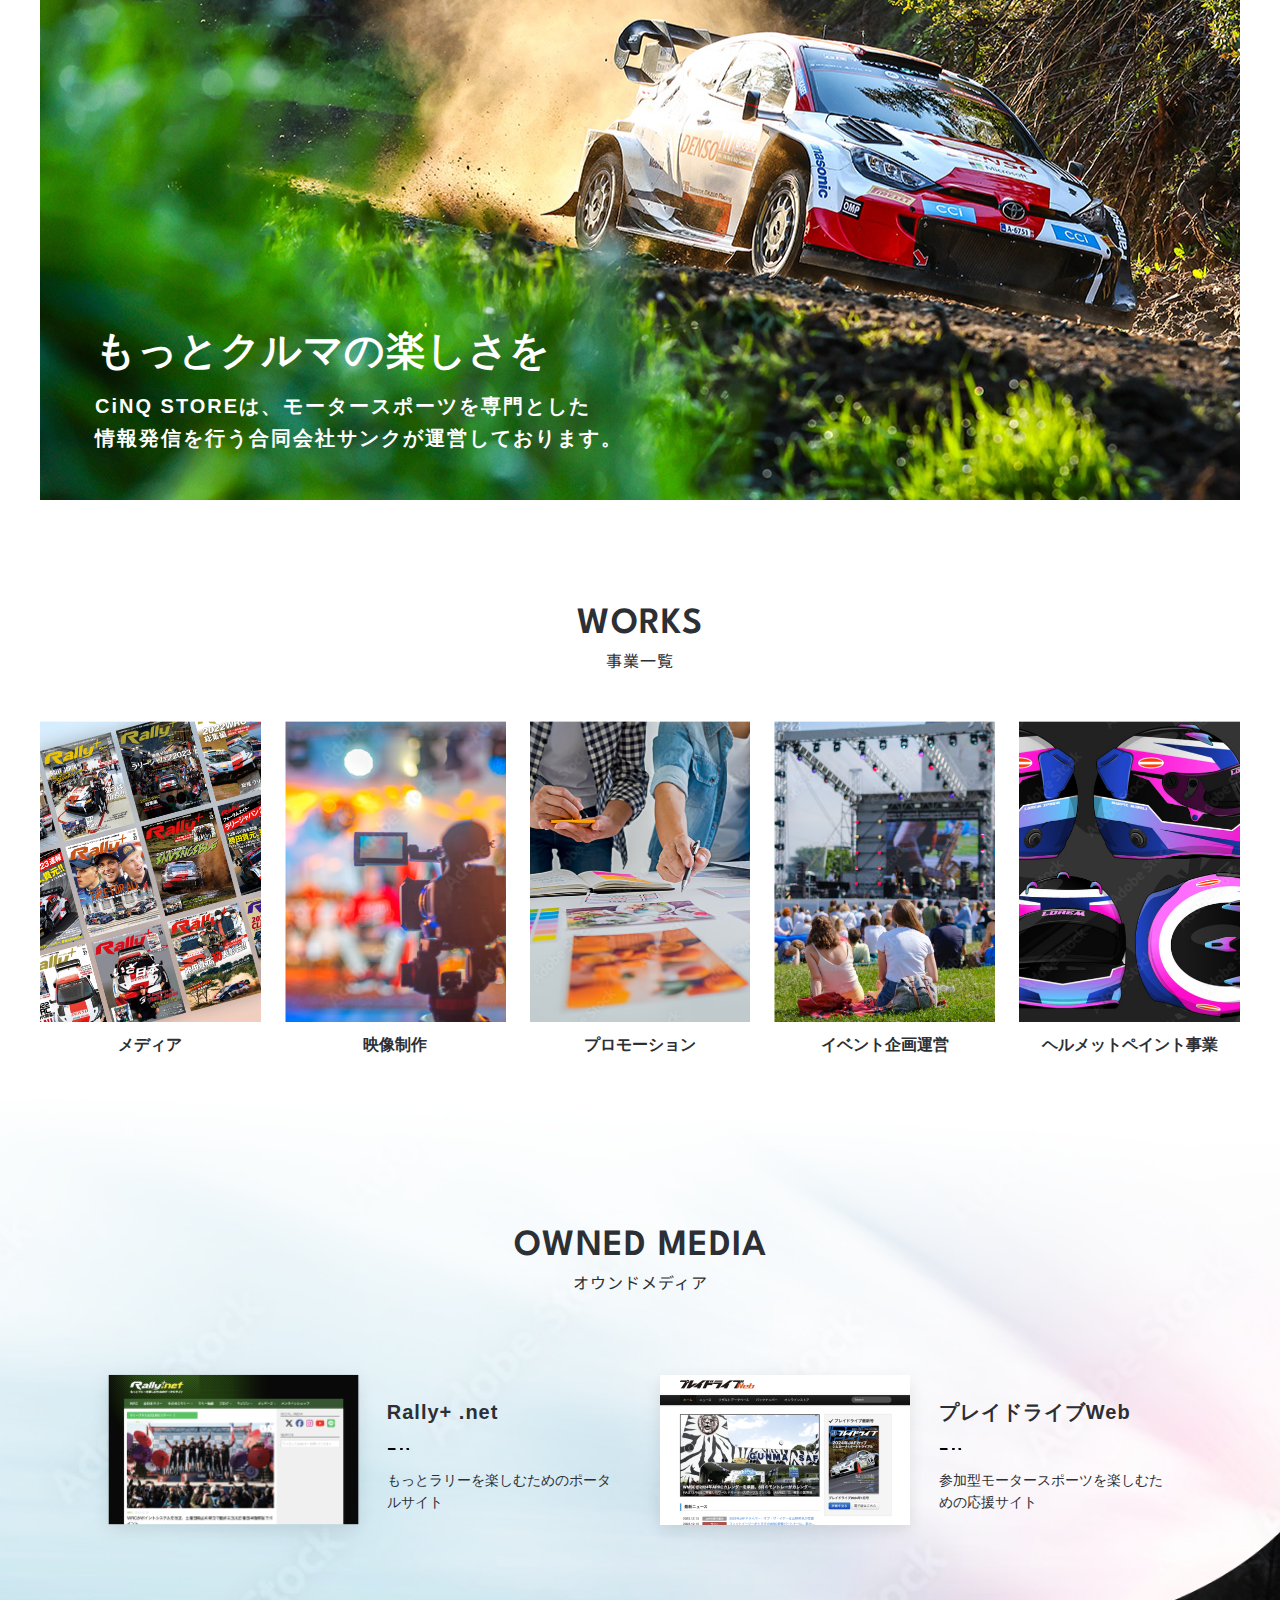
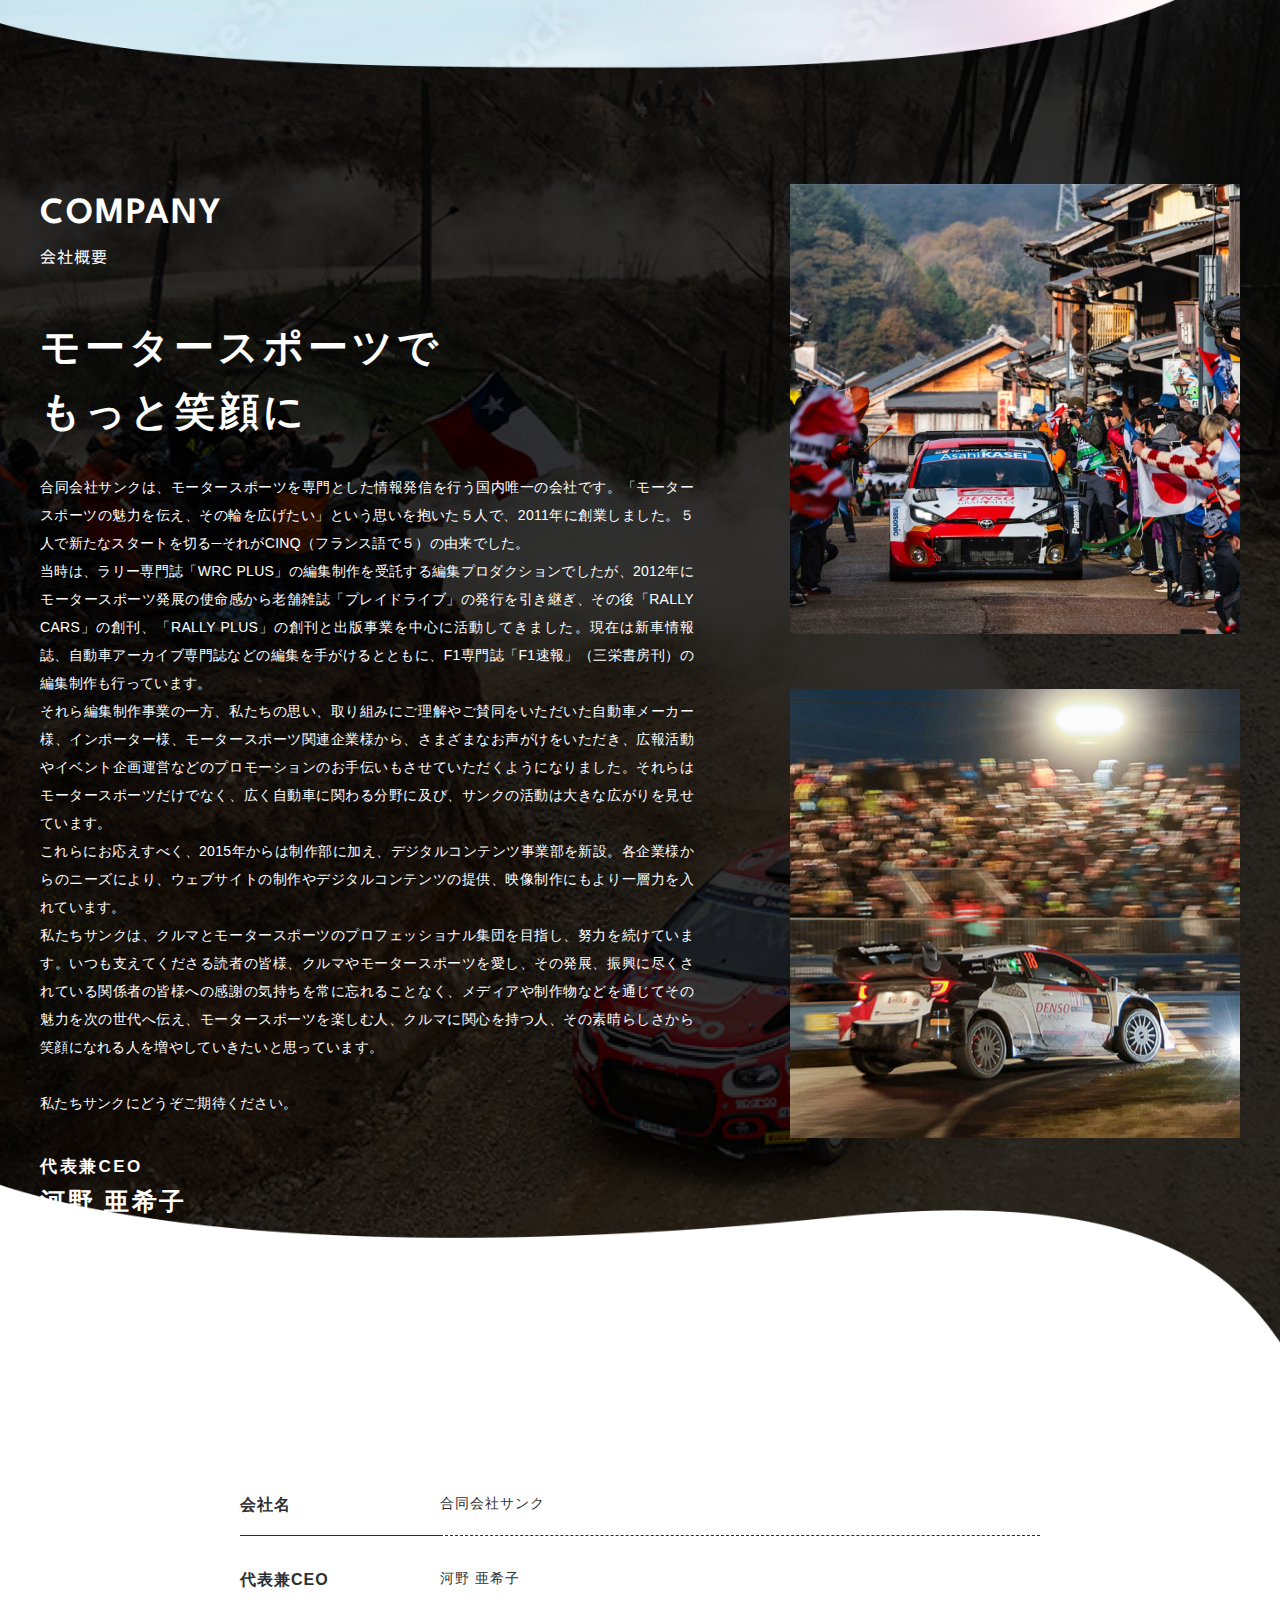
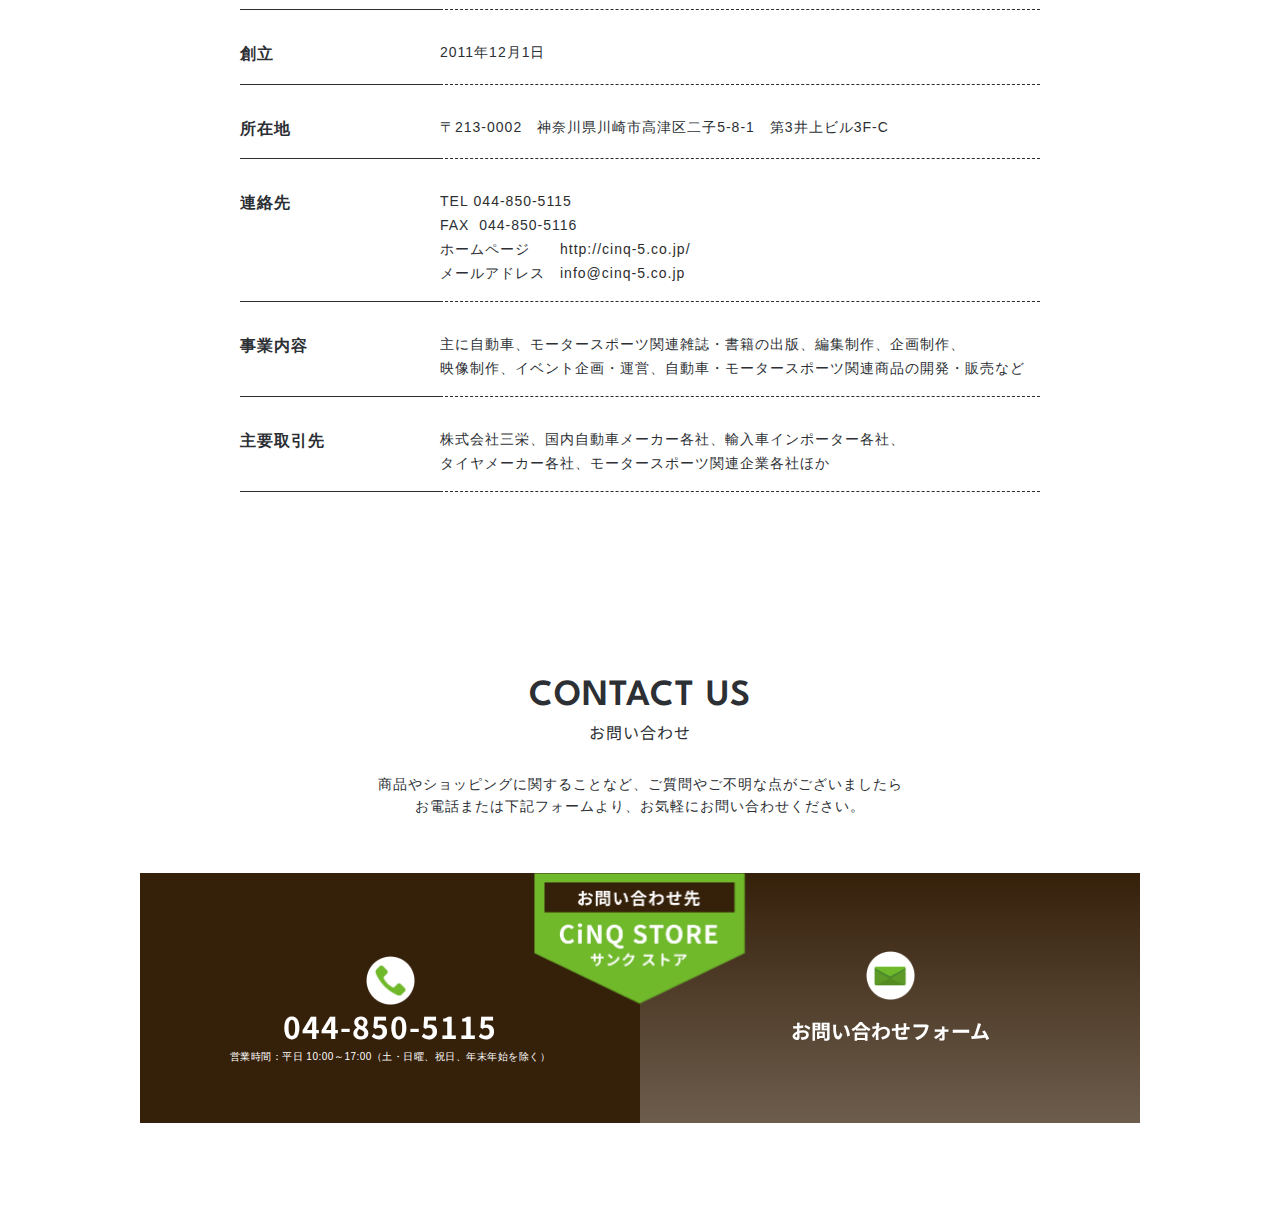
<file: index.html>
<!DOCTYPE html>
<html lang="ja">
	<head>
		<meta charset="utf-8">
		<meta http-equiv="x-ua-compatible" content="ie=edge">
		<meta name="viewport" content="width=device-width,initial-scale=1,user-scalable=no">
		<title></title>
		<meta name="description" content="">
		<meta name="keywords" content="">
		<meta name="format-detection" content="telephone=no">
		<link type="text/css" rel="stylesheet" href="./js/slick/slick-theme.css">
		<link type="text/css" rel="stylesheet" href="./js/slick/slick.css">
		<link type="text/css" rel="stylesheet" href="./css/styles.css">
	</head>
	<body>
		<main class="page-index">
			<section class="sec-mv">
				<div class="mv-block">
					<div class="mv-block__img">
						<img src="./img/index/mv.jpg" alt="もっとクルマの楽しさを" class="pc">
						<img src="./img/index/mv-sp.jpg" alt="もっとクルマの楽しさを" class="sp">
					</div>
					<div class="mv-block__heading">
						<h1 class="mv-block__heading-ttl">もっとクルマの楽しさを</h1>
						<p> CiNQ STOREは、<br class="sp">モータースポーツを専門とした<br class="pc">情報発信を<br class="sp">行う合同会社サンクが運営しております。 </p>
					</div>
				</div>
			</section>
			<section class="sec-work">
				<div class="inner">
					<div class="c-ttl__01">
						<span class="c-ft--en">WORKS</span>
						<h2 class="c-ft--jp">事業一覧</h2>
					</div>
					<ul class="work-list">
						<li class="work-list__item">
							<img src="./img/index/img-01.jpg" alt="メディア">
							<h3 class="work-list__ttl">メディア</h3>
						</li>
						<li class="work-list__item">
							<img src="./img/index/img-02.jpg" alt="映像制作">
							<h3 class="work-list__ttl">映像制作</h3>
						</li>
						<li class="work-list__item">
							<img src="./img/index/img-03.jpg" alt="プロモーション">
							<h3 class="work-list__ttl">プロモーション</h3>
						</li>
						<li class="work-list__item">
							<img src="./img/index/img-04.jpg" alt="イベント企画運営">
							<h3 class="work-list__ttl">イベント<br class="sp">企画運営</h3>
						</li>
						<li class="work-list__item">
							<img src="./img/index/img-05.jpg" alt="ヘルメットペイント事業">
							<h3 class="work-list__ttl">ヘルメット<br class="sp">ペイント事業</h3>
						</li>
					</ul>
				</div>
			</section>
			<section class="sec-media">
				<div class="inner">
					<div class="c-ttl__01 mbsp-42">
						<span class="c-ft--en">OWNED MEDIA</span>
						<h2 class="c-ft--jp">オウンドメディア</h2>
					</div>
					<ul class="media-list">
						<li class="media-list__item">
							<div class="media-list__img">
								<img src="./img/index/media-01.png" alt="Rally+ .net" class="pc">
								<img src="./img/index/media-01-sp.png" alt="Rally+ .net" class="sp">
							</div>
							<div class="media-list__ct">
								<h3 class="media-list__ct-ttl">Rally+ .net</h3>
								<p> もっとラリーを楽しむためのポータルサイト </p>
							</div>
						</li>
						<li class="media-list__item">
							<div class="media-list__img">
								<img src="./img/index/media-02.png" alt="プレイドライブWeb" class="pc">
								<img src="./img/index/media-02-sp.png" alt="プレイドライブWeb" class="sp">
							</div>
							<div class="media-list__ct">
								<h3 class="media-list__ct-ttl">プレイドライブWeb</h3>
								<p> 参加型モータースポーツを楽しむための応援サイト </p>
							</div>
						</li>
					</ul>
				</div>
			</section>
			<section class="sec-company">
				<div class="inner">
					<div class="company-block">
						<div class="company-block__ct c-txt__basic">
							<div class="c-ttl__01 c-fc--white c-al--l mbpc-48">
								<span class="c-ft--en mbpc-8">COMPANY</span>
								<h2 class="c-ft--jp">会社概要</h2>
							</div>
							<h3 class="company-block__ct-ttl"> モータースポーツで<br> もっと笑顔に </h3>
							<p> 合同会社サンクは、モータースポーツを専門とした情報発信を行う国内唯一の会社です。「モータースポーツの魅力を伝え、その輪を広げたい」という思いを抱いた５人で、2011年に創業しました。５人で新たなスタートを切る─それがCINQ（フランス語で５）の由来でした。 <br> 当時は、ラリー専門誌「WRC PLUS」の編集制作を受託する編集プロダクションでしたが、2012年にモータースポーツ発展の使命感から老舗雑誌「プレイドライブ」の発行を引き継ぎ、その後「RALLY CARS」の創刊、「RALLY PLUS」の創刊と出版事業を中心に活動してきました。現在は新車情報誌、自動車アーカイブ専門誌などの編集を手がけるとともに、F1専門誌「F1速報」（三栄書房刊）の編集制作も行っています。<br> それら編集制作事業の一方、私たちの思い、取り組みにご理解やご賛同をいただいた自動車メーカー様、インポーター様、モータースポーツ関連企業様から、さまざまなお声がけをいただき、広報活動やイベント企画運営などのプロモーションのお手伝いもさせていただくようになりました。それらはモータースポーツだけでなく、広く自動車に関わる分野に及び、サンクの活動は大きな広がりを見せています。<br> これらにお応えすべく、2015年からは制作部に加え、デジタルコンテンツ事業部を新設。各企業様からのニーズにより、ウェブサイトの制作やデジタルコンテンツの提供、映像制作にもより一層力を入れています。<br> 私たちサンクは、クルマとモータースポーツのプロフェッショナル集団を目指し、努力を続けています。いつも支えてくださる読者の皆様、クルマやモータースポーツを愛し、その発展、振興に尽くされている関係者の皆様への感謝の気持ちを常に忘れることなく、メディアや制作物などを通じてその魅力を次の世代へ伝え、モータースポーツを楽しむ人、クルマに関心を持つ人、その素晴らしさから笑顔になれる人を増やしていきたいと思っています。 </p>
							<p> 私たちサンクにどうぞご期待ください。 </p>
							<span class="company-block__ct-name">
								<small> 代表兼CEO </small> 河野 亜希子 </span>
						</div>
						<div class="company-block__img">
							<img src="./img/index/img-06.jpg" alt="COMPANY" class="pc">
							<img src="./img/index/img-06-sp.jpg" alt="COMPANY" class="sp">
							<img src="./img/index/img-07.jpg" alt="COMPANY" class="pc">
							<img src="./img/index/img-07-sp.jpg" alt="COMPANY" class="sp">
						</div>
					</div>
				</div>
			</section>
			<section class="sec-information">
				<div class="inner">
					<div class="information-note c-txt__basic">
						<dl>
							<dt>会社名</dt>
							<dd>合同会社サンク</dd>
						</dl>
						<dl>
							<dt>代表兼CEO</dt>
							<dd>河野 亜希子</dd>
						</dl>
						<dl>
							<dt>創立</dt>
							<dd>2011年12月1日</dd>
						</dl>
						<dl>
							<dt>所在地</dt>
							<dd>〒213-0002　神奈川県川崎市高津区二子5-8-1　第3井上ビル3F-C</dd>
						</dl>
						<dl>
							<dt>連絡先</dt>
							<dd> TEL <a href="tel:0448505115">044-850-5115</a><br> FAX  044-850-5116<br> ホームページ　　<a href="http://cinq-5.co.jp" target="_blank">http://cinq-5.co.jp</a>/<br> メールアドレス　<a href="mailto:info@cinq-5.co.jp">info@cinq-5.co.jp</a><br>
							</dd>
						</dl>
						<dl>
							<dt>事業内容</dt>
							<dd> 主に自動車、モータースポーツ関連雑誌・書籍の出版、編集制作、企画制作、<br> 映像制作、イベント企画・運営、自動車・モータースポーツ関連商品の開発・販売など </dd>
						</dl>
						<dl>
							<dt>主要取引先</dt>
							<dd> 株式会社三栄、国内自動車メーカー各社、輸入車インポーター各社、<br> タイヤメーカー各社、モータースポーツ関連企業各社ほか </dd>
						</dl>
					</div>
				</div>
			</section>
			<section class="sec-contact">
				<div class="inner">
					<div class="c-ttl__01 mbpc-30 mbsp-28">
						<span class="c-ft--en">CONTACT US</span>
						<h2 class="c-ft--jp">お問い合わせ</h2>
					</div>
					<div class="contact-note c-txt__basic c-al--c">
						<p> 商品やショッピングに関することなど、ご質問やご不明な点がございましたら<br> お電話または下記フォームより、お気軽にお問い合わせください。 </p>
					</div>
					<div class="contact-block">
						<div class="contact-block__heading">
							<img src="./img/index/contact-note.png" alt="CiNQ" class="pc">
							<img src="./img/index/contact-note-sp.png" alt="CiNQ" class="sp">
						</div>
						<a href="tel:0448505115" class="contact-block__item contact-block__tel">
							<span class="contact-block__tel-number c-ft--jp">
								<span class="contact-block__icon">
									<img src="./img/common/tel.png" alt="tel">
								</span> 044-850-5115 </span>
							<span class="contact-block__tel-note"> 営業時間：平日 10:00～17:00<br class="sp">（土・日曜、祝日、年末年始を除く） </span>
						</a>
						<a href="#" class="contact-block__item contact-block__mail">
							<span class="contact-block__mail-ttl c-ft--jp">
								<span class="contact-block__icon mbpc-17">
									<img src="./img/common/mail.png" alt="mail">
								</span> お問い合わせフォーム </span>
						</a>
					</div>
				</div>
			</section>
		</main>
		<script src="./js/vendors/jquery-3.6.0.min.js"></script>
		<script src="./js/slick/slick.min.js"></script>
		<script src="./js/vendors/jquery.matchHeight-min.js"></script>
		<script src="./js/vendors/setting.js"></script>
	</body>
</html>
</file>
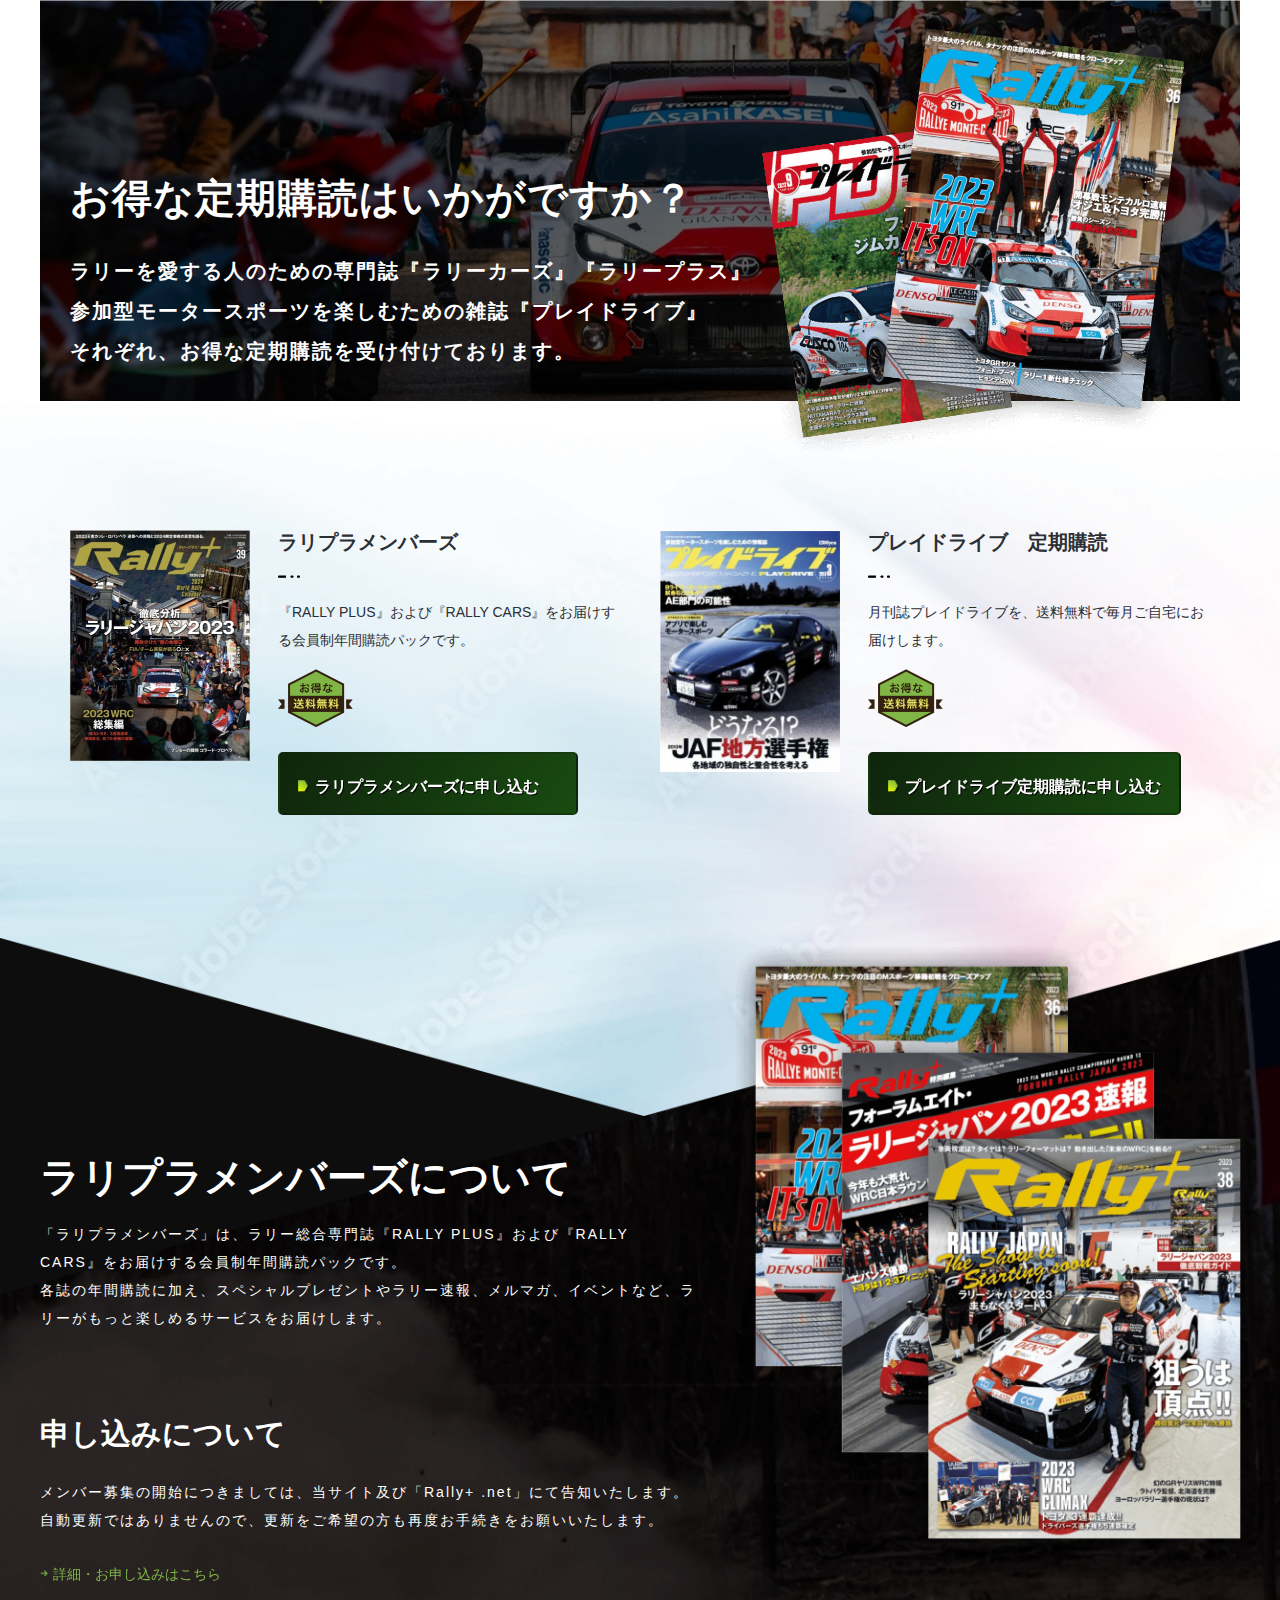
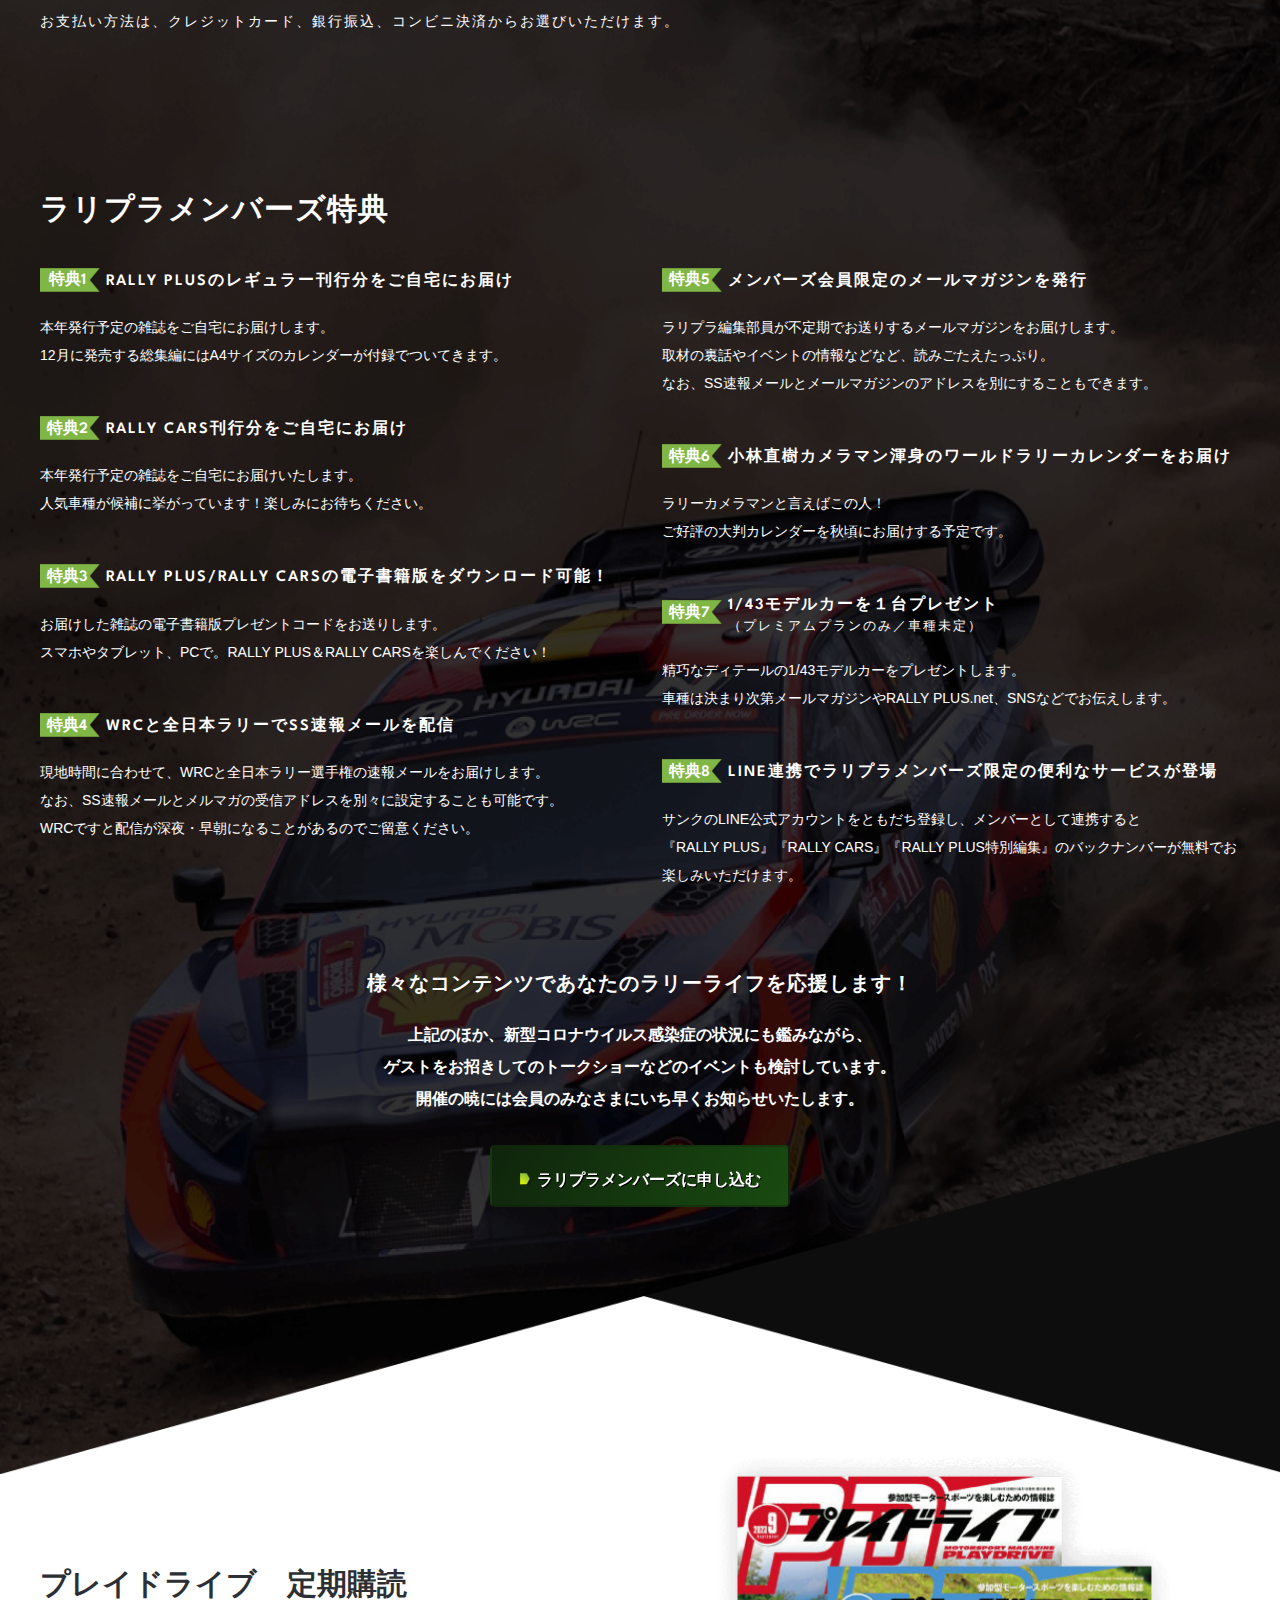
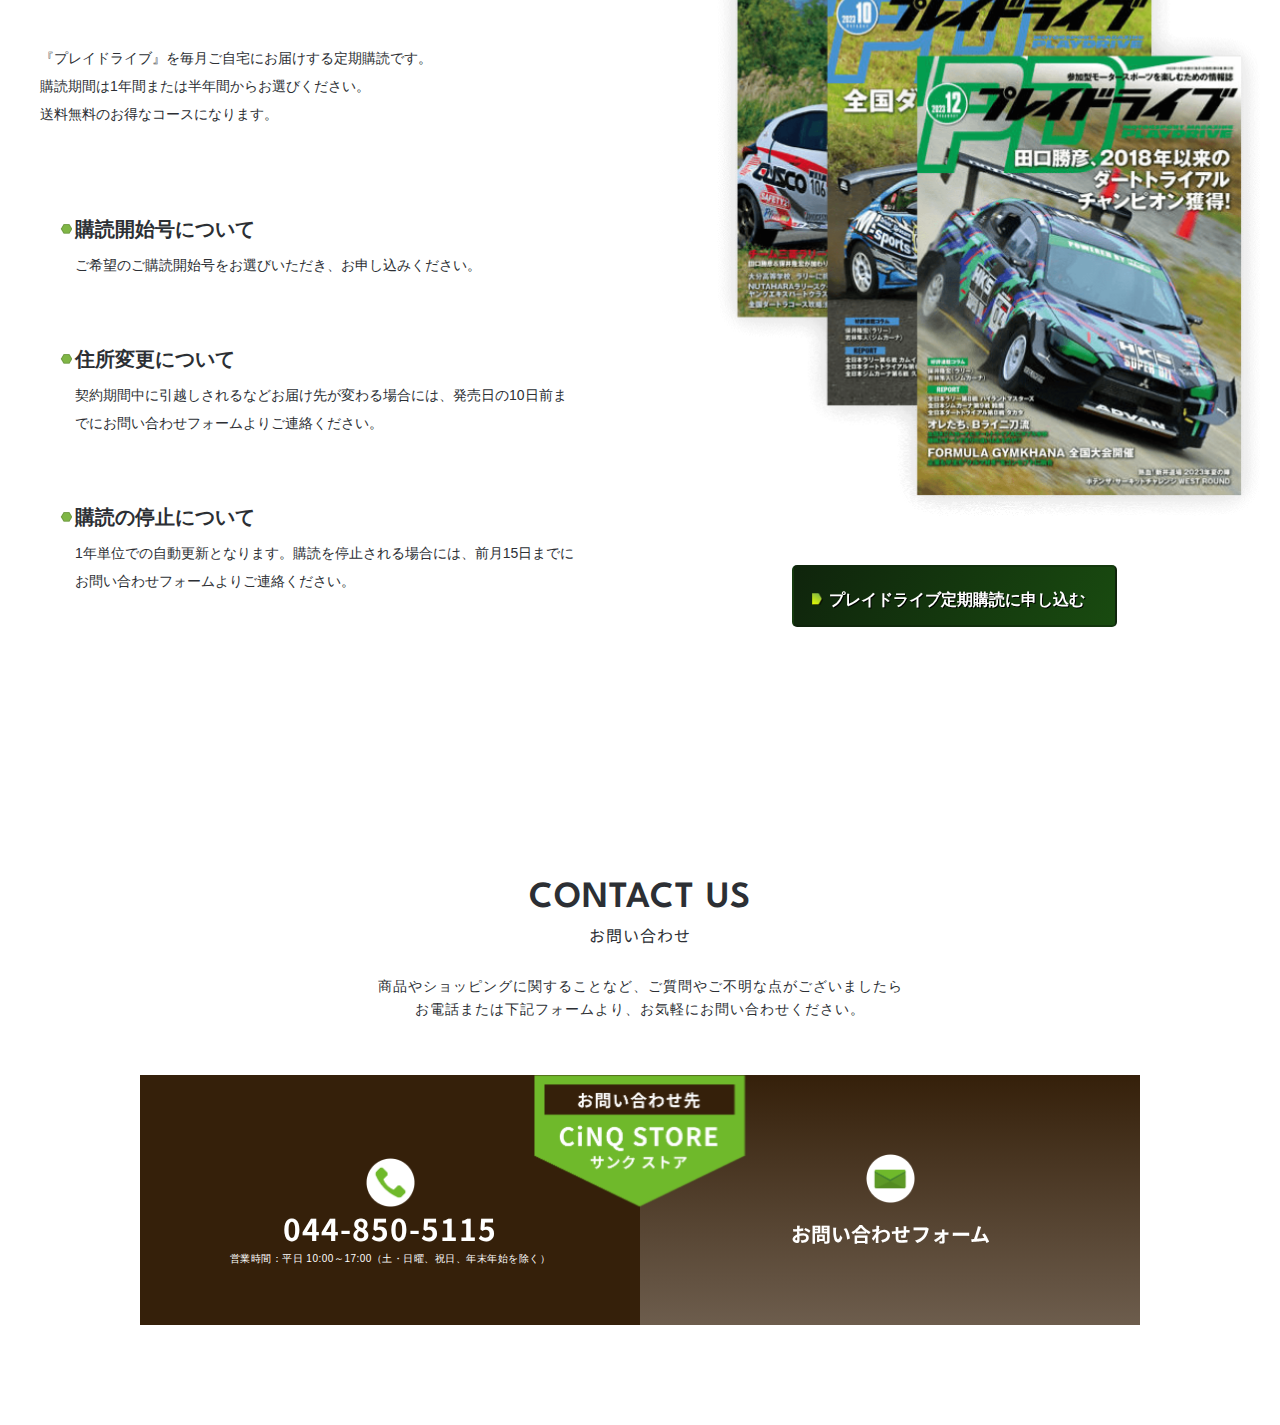
<file: about/index.html>
<!DOCTYPE html>
<html lang="ja">
	<head>
		<meta charset="utf-8">
		<meta http-equiv="x-ua-compatible" content="ie=edge">
		<meta name="viewport" content="width=device-width,initial-scale=1,user-scalable=no">
		<title>プレイドライブ　定期購読</title>
		<meta name="description" content="">
		<meta name="keywords" content="">
		<meta name="format-detection" content="telephone=no">
		<link type="text/css" rel="stylesheet" href="../js/slick/slick-theme.css">
		<link type="text/css" rel="stylesheet" href="../js/slick/slick.css">
		<link type="text/css" rel="stylesheet" href="../css/styles.css">
	</head>
	<body>
		<main class="page-about">
			<section class="about-mv">
				<div class="inner">
					<div class="about-mv__content">
						<div class="about-mv__imgsub sp">
							<img src="../img/about/img-mv-sp.png" alt="お得な定期購読はいかがですか？">
						</div>
						<h1 class="about-mv__content-ttl">お得な<br class="sp">定期購読はいかがですか？</h1>
						<div class="about-mv__content-desc">ラリーを愛する人のための専門誌『ラリーカーズ』『ラリープラス』<br> 参加型モータースポーツを楽しむための雑誌『プレイドライブ』<br> それぞれ、お得な定期購読を受け付けております。</div>
					</div>
					<div class="about-mv__img">
						<img src="../img/about/mv.jpg" alt="お得な定期購読はいかがですか？" class="pc">
						<img src="../img/about/mv-sp.jpg" alt="お得な定期購読はいかがですか？" class="sp">
					</div>
					<div class="about-mv__imgsub pc">
						<img src="../img/about/img-mv.png" alt="お得な定期購読はいかがですか？">
					</div>
				</div>
			</section>
			<section class="about-intro">
				<div class="inner">
					<ul class="about-intro__list">
						<li class="about-intro__list-item">
							<div class="about-intro__list-img"><img src="../img/about/img-01.jpg" alt="ラリプラメンバーズ"></div>
							<div class="about-intro__list-ct">
								<h2 class="about-intro__list-ttl">ラリプラメンバーズ</h2>
								<div class="c-txt__basic about-intro__list-desc">『RALLY PLUS』および『RALLY CARS』<br class="sp-sm">をお届けする会員制年間購読パックです。</div>
								<div class="about-intro__list-logo"><img src="../img/about/logo.png" alt="" width="75"></div>
								<a href="#" class="c-btn__01">ラリプラメンバーズに申し込む</a>
							</div>
						</li>
						<li class="about-intro__list-item">
							<div class="about-intro__list-img"><img src="../img/about/img-02.jpg" alt="プレイドライブ　定期購読"></div>
							<div class="about-intro__list-ct">
								<h2 class="about-intro__list-ttl">プレイドライブ　定期購読</h2>
								<div class="c-txt__basic about-intro__list-desc">月刊誌プレイドライブを、送料無料で毎月ご<br class="sp">自宅にお届けします。</div>
								<div class="about-intro__list-logo"><img src="../img/about/logo.png" alt="" width="75"></div>
								<a href="#" class="c-btn__01">プレイドライブ定期購読に申し込む</a>
							</div>
						</li>
					</ul>
				</div>
			</section>
			<section class="about-member">
				<div class="inner">
					<div class="about-member__wp">
						<div class="about-member__left c-txt__basic">
							<h2 class="about-member__left-ttl">ラリプラメンバーズについて</h2>
							<p class="about-member__left-desc mbpc-84 mbsp-78">「ラリプラメンバーズ」は、ラリー総合専門誌『RALLY PLUS』および『RALLY<br class="pc">CARS』をお届けする会員制年間購読パックです。<br> 各誌の年間購読に加え、スペシャルプレゼントやラリー速報、メルマガ、イベントなど、ラ<br class="pc">リーがもっと楽しめるサービスをお届けします。</p>
							<h3 class="about-member__left-ttlsub">申し込みについて</h3>
							<p class="about-member__left-desc mbpc-30 mbsp-24">メンバー募集の開始につきましては、当サイト及び「Rally+ .net」にて告知いたします。<br class="pc"> 自動更新ではありませんので、更新をご希望の方も再度お手続きをお願いいたします。</p>
							<a href="#" class="about-member__left-link">詳細・お申し込みはこちら</a>
							<p class="about-member__left-desc">お支払い方法は、クレジットカード、銀行振込、コンビニ決済からお選びいただけます。</p>
						</div>
						<div class="about-member__right">
							<img src="../img/about/img-03.png" alt="ラリプラメンバーズについて">
						</div>
					</div>
					<div class="about-member__benefits">
						<h2 class="about-member__benefits-ttl">ラリプラメンバーズ特典</h2>
						<div class="about-member__benefits-wp">
							<ul class="benefits-list c-txt__basic">
								<li class="benefits-list__item">
									<h3 class="benefits-list__ttl"><span class="benefits-list__ttl-number">特典1</span>RALLY PLUSのレギュラー刊行分をご自宅にお届け</h3>
									<p>本年発行予定の雑誌をご自宅にお届けします。<br>12月に発売する総集編にはA4サイズのカレンダーが付録でついてきます。</p>
								</li>
								<li class="benefits-list__item">
									<h3 class="benefits-list__ttl"><span class="benefits-list__ttl-number">特典2</span>RALLY CARS刊行分をご自宅にお届け</h3>
									<p>本年発行予定の雑誌をご自宅にお届けいたします。<br>人気車種が候補に挙がっています！楽しみにお待ちください。</p>
								</li>
								<li class="benefits-list__item">
									<h3 class="benefits-list__ttl"><span class="benefits-list__ttl-number">特典3</span>RALLY PLUS/RALLY CARSの電子書籍版をダウンロード可能！</h3>
									<p>お届けした雑誌の電子書籍版プレゼントコードをお送りします。<br>スマホやタブレット、PCで。RALLY PLUS＆RALLY CARSを楽しんでください！</p>
								</li>
								<li class="benefits-list__item">
									<h3 class="benefits-list__ttl"><span class="benefits-list__ttl-number">特典4</span>WRCと全日本ラリーでSS速報メールを配信</h3>
									<p>現地時間に合わせて、WRCと全日本ラリー選手権の速報メールをお届けします。<br> なお、SS速報メールとメルマガの受信アドレスを別々に設定することも可能です。<br> WRCですと配信が深夜・早朝になることがあるのでご留意ください。</p>
								</li>
							</ul>
							<ul class="benefits-list c-txt__basic">
								<li class="benefits-list__item">
									<h3 class="benefits-list__ttl"><span class="benefits-list__ttl-number">特典5</span>メンバーズ会員限定のメールマガジンを発行</h3>
									<p>ラリプラ編集部員が不定期でお送りするメールマガジンをお届けします。<br> 取材の裏話やイベントの情報などなど、読みごたえたっぷり。<br> なお、SS速報メールとメールマガジンのアドレスを別にすることもできます。</p>
								</li>
								<li class="benefits-list__item">
									<h3 class="benefits-list__ttl"><span class="benefits-list__ttl-number">特典6</span>小林直樹カメラマン渾身のワールドラリーカレンダーをお届け</h3>
									<p>ラリーカメラマンと言えばこの人！<br>ご好評の大判カレンダーを秋頃にお届けする予定です。</p>
								</li>
								<li class="benefits-list__item">
									<h3 class="benefits-list__ttl"><span class="benefits-list__ttl-number">特典7</span>1/43モデルカーを１台プレゼント <small>（プレミアムプランのみ／車種未定）</small></h3>
									<p>精巧なディテールの1/43モデルカーをプレゼントします。<br>車種は決まり次第メールマガジンやRALLY PLUS.net、SNSなどでお伝えします。</p>
								</li>
								<li class="benefits-list__item">
									<h3 class="benefits-list__ttl"><span class="benefits-list__ttl-number">特典8</span>LINE連携でラリプラメンバーズ限定の便利なサービスが登場</h3>
									<p>サンクのLINE公式アカウントをともだち登録し、メンバーとして連携すると<br class="pc">『RALLY PLUS』<br class="sp">『RALLY CARS』『RALLY PLUS特別編集』のバックナンバーが無料でお楽しみいただけます。</p>
								</li>
							</ul>
						</div>
					</div>
					<div class="about-member__final">
						<h3 class="about-member__final-ttl">様々なコンテンツであなたのラリーライフを応援します！</h3>
						<div class="c-txt__basic about-member__final-desc"> 上記のほか、新型コロナウイルス感染症の状況にも鑑みながら、<br class="pc"> ゲストをお招きしてのトークショーなどのイベントも検討しています。<br> 開催の暁には会員のみなさまにいち早くお知らせいたします。 </div>
						<a href="#" class="c-btn__01">ラリプラメンバーズに申し込む</a>
					</div>
				</div>
			</section>
			<section class="about-subscription">
				<div class="inner">
					<div class="about-subscription__wp">
						<div class="about-subscription__ct c-txt__basic">
							<h2 class="about-subscription__ttl">プレイドライブ　定期購読</h2>
							<div class="about-subscription__desc"> 『プレイドライブ』を毎月ご自宅にお届けする定期購読です。<br class="pc"> 購読期間は1年間または半年間からお選びください。<br class="pc"> 送料無料のお得なコースになります。 </div>
							<ul class="about-subscription__list">
								<li class="about-subscription__list-item">
									<h3 class="about-subscription__list-ttl">購読開始号について</h3>
									<p class="about-subscription__list-desc">ご希望のご購読開始号をお選びいただき、お申し込みください。</p>
								</li>
								<li class="about-subscription__list-item">
									<h3 class="about-subscription__list-ttl">住所変更について</h3>
									<p class="about-subscription__list-desc">契約期間中に引越しされるなどお届け先が変わる場合には、発売日の10日前までにお問い合わせフォームよりご連絡ください。</p>
								</li>
								<li class="about-subscription__list-item">
									<h3 class="about-subscription__list-ttl">購読の停止について</h3>
									<p class="about-subscription__list-desc">1年単位での自動更新となります。購読を停止される場合には、前月15日までにお問い合わせフォームよりご連絡ください。</p>
								</li>
							</ul>
							<div class="sp"><a href="#" class="c-btn__01">プレイドライブ定期購読に申し込む</a></div>
						</div>
						<div class="about-subscription__img">
							<img src="../img/about/img-04.png" alt="プレイドライブ　定期購読">
							<div class="pc"><a href="#" class="c-btn__01">プレイドライブ定期購読に申し込む</a></div>
						</div>
					</div>
				</div>
			</section>
			<section class="sec-contact">
				<div class="inner">
					<div class="c-ttl__01 mbpc-30 mbsp-28">
						<span class="c-ft--en">CONTACT US</span>
						<h2 class="c-ft--jp">お問い合わせ</h2>
					</div>
					<div class="contact-note c-txt__basic c-al--c">
						<p> 商品やショッピングに関することなど、ご質問やご不明な点がございましたら<br> お電話または下記フォームより、お気軽にお問い合わせください。 </p>
					</div>
					<div class="contact-block">
						<div class="contact-block__heading">
							<img src="../img/index/contact-note.png" alt="CiNQ" class="pc">
							<img src="../img/index/contact-note-sp.png" alt="CiNQ" class="sp">
						</div>
						<a href="tel:0448505115" class="contact-block__item contact-block__tel">
							<span class="contact-block__tel-number c-ft--jp">
								<span class="contact-block__icon">
									<img src="../img/common/tel.png" alt="tel">
								</span> 044-850-5115 </span>
							<span class="contact-block__tel-note"> 営業時間：平日 10:00～17:00<br class="sp">（土・日曜、祝日、年末年始を除く） </span>
						</a>
						<a href="#" class="contact-block__item contact-block__mail">
							<span class="contact-block__mail-ttl c-ft--jp">
								<span class="contact-block__icon mbpc-17">
									<img src="../img/common/mail.png" alt="mail">
								</span> お問い合わせフォーム </span>
						</a>
					</div>
				</div>
			</section>
		</main>
		<script src="../js/vendors/jquery-3.6.0.min.js"></script>
		<script src="../js/slick/slick.min.js"></script>
		<script src="../js/vendors/jquery.matchHeight-min.js"></script>
		<script src="../js/vendors/setting.js"></script>
	</body>
</html>
</file>
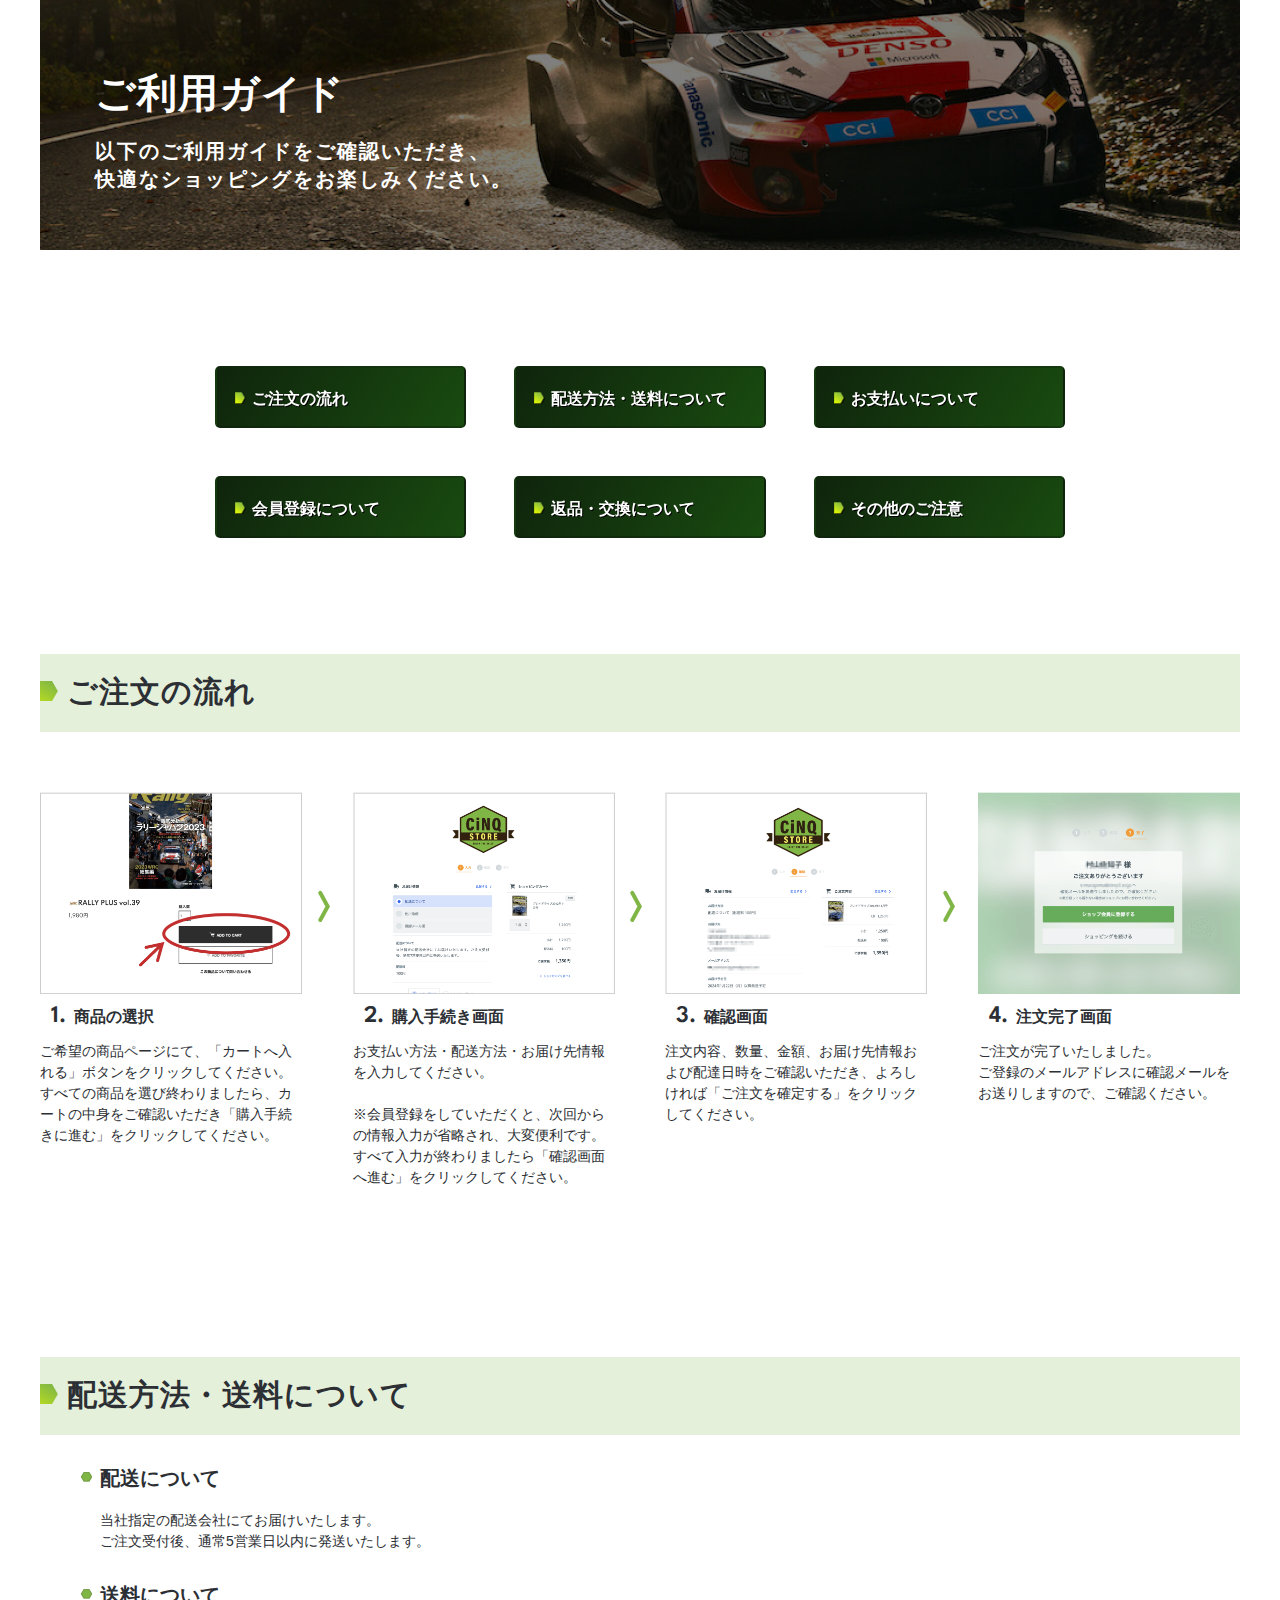
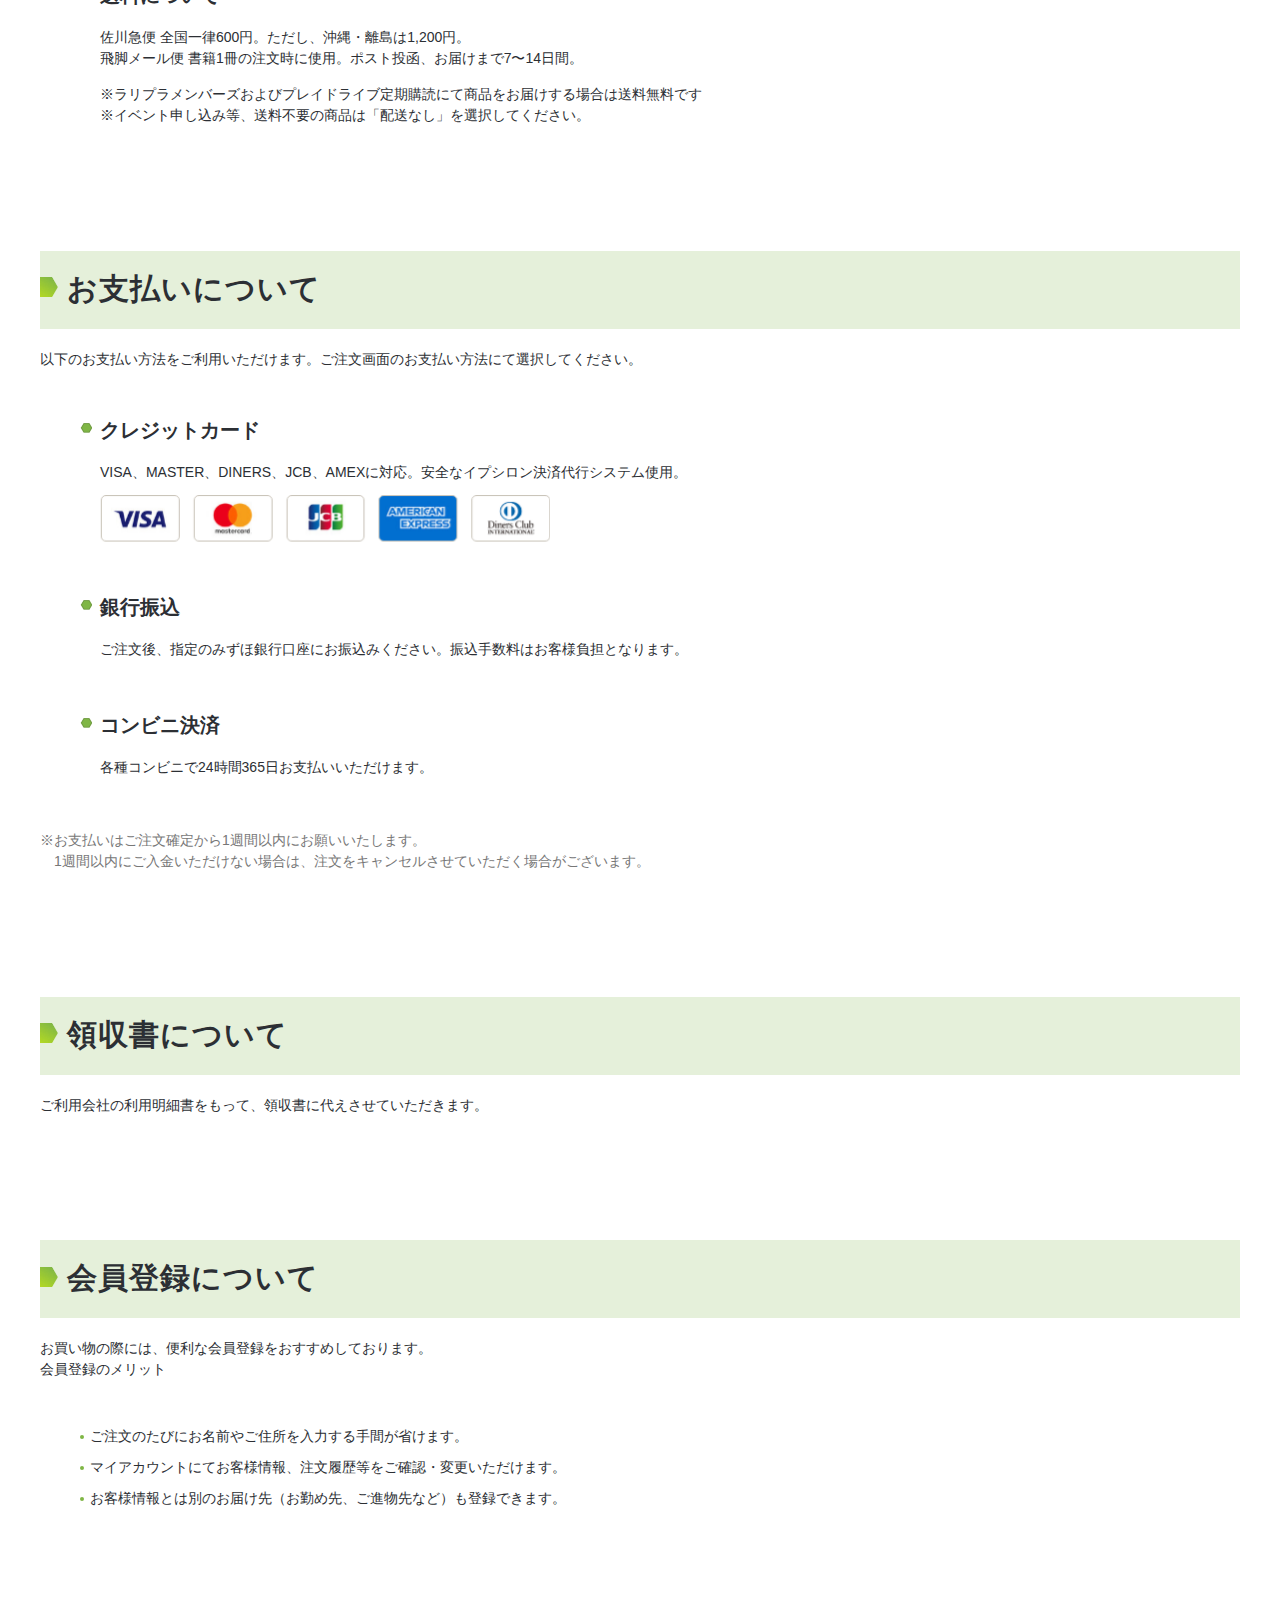
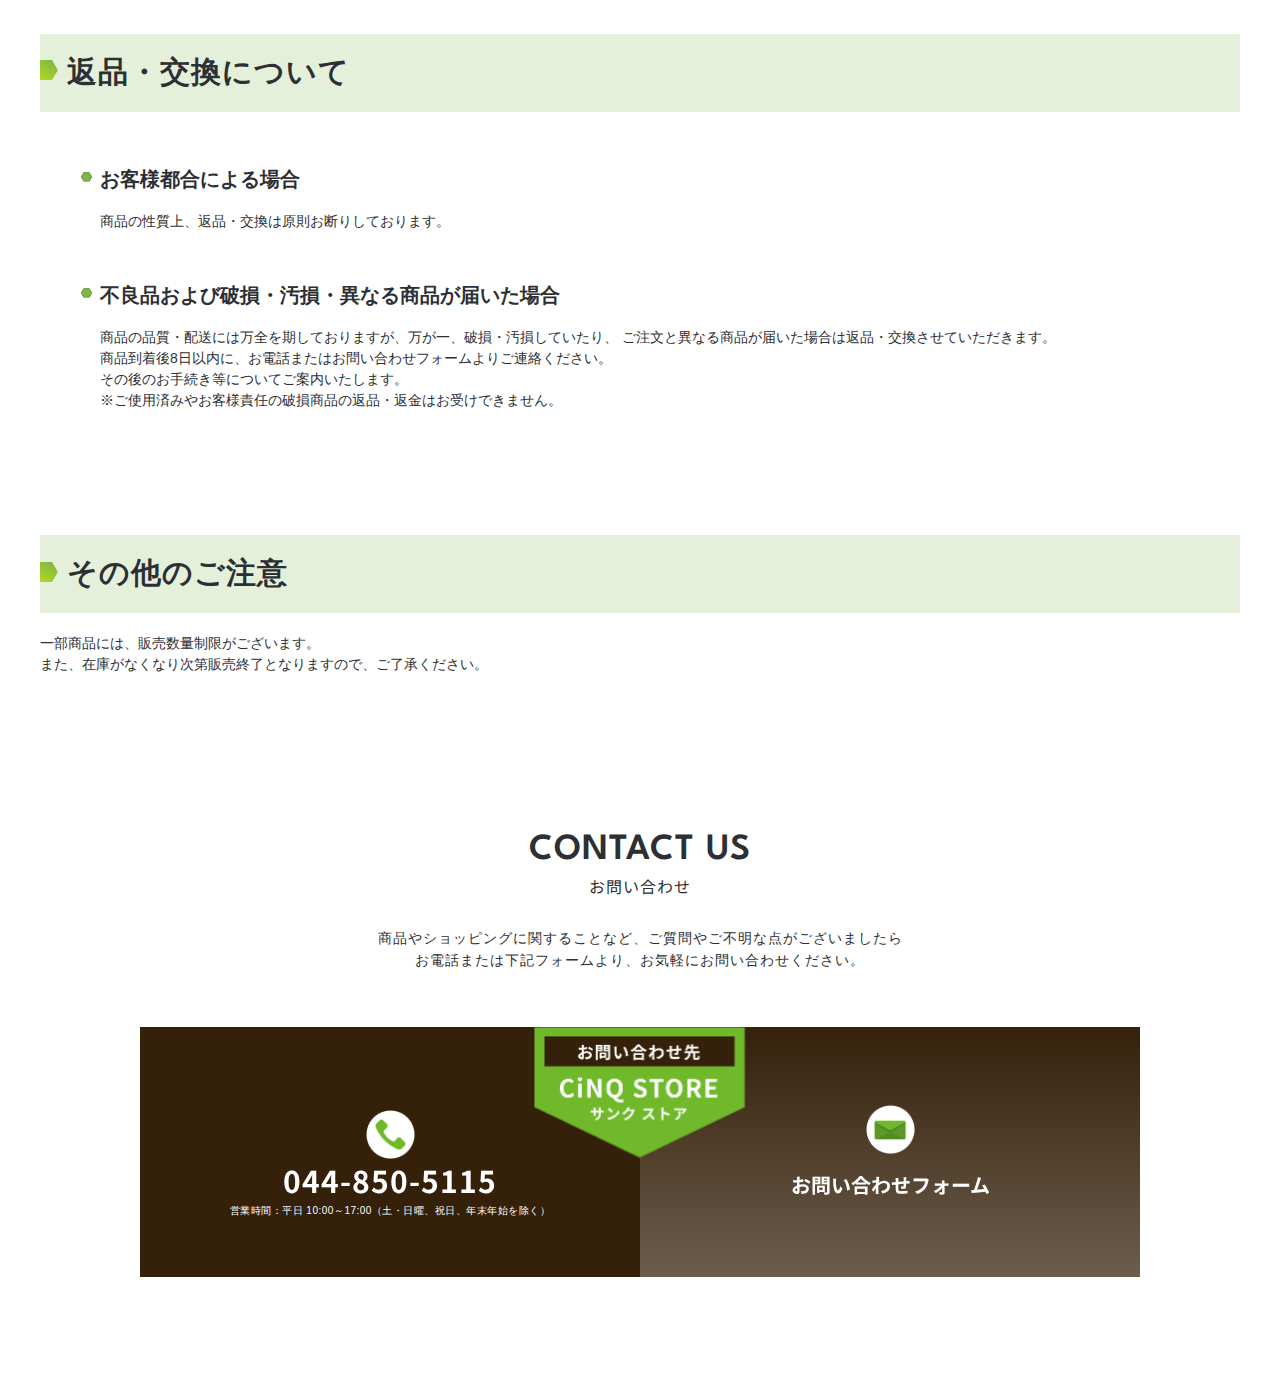
<file: support/index.html>
<!DOCTYPE html>
<html lang="ja">
	<head>
		<meta charset="utf-8">
		<meta http-equiv="x-ua-compatible" content="ie=edge">
		<meta name="viewport" content="width=device-width,initial-scale=1,user-scalable=no">
		<title></title>
		<meta name="description" content="">
		<meta name="keywords" content="">
		<meta name="format-detection" content="telephone=no">
		<link type="text/css" rel="stylesheet" href="../js/slick/slick-theme.css">
		<link type="text/css" rel="stylesheet" href="../js/slick/slick.css">
		<link type="text/css" rel="stylesheet" href="../css/styles.css">
	</head>
	<body>
		<main class="page-support">
			<section class="mv-page">
				<div class="inner">
					<div class="mv-page__content">
						<h1 class="mv-page__content-ttl">ご利用ガイド</h1>
						<div class="mv-page__content-desc">以下のご利用ガイドをご確認いただき、<br>快適なショッピングをお楽しみください。</div>
					</div>
					<div class="mv-page__img">
						<img src="../img/support/mv.jpg" alt="ご利用ガイド" class="pc">
						<img src="../img/support/mv-sp.jpg" alt="ご利用ガイド" class="sp">
					</div>
				</div>
			</section>
			<section class="anchor-link">
				<div class="inner">
					<ul class="anchor-link__list">
						<li><a href="#id01" class="scroll-page">ご注文の流れ</a></li>
						<li><a href="#id02" class="scroll-page">配送方法・送料について</a></li>
						<li><a href="#id03" class="scroll-page">お支払いについて</a></li>
						<li><a href="#id04" class="scroll-page">会員登録について</a></li>
						<li><a href="#id05" class="scroll-page">返品・交換について</a></li>
						<li><a href="#id06" class="scroll-page">その他のご注意</a></li>
					</ul>
				</div>
			</section>
			<section class="support-main">
				<div class="inner">
					<div class="support-box">
						<h2 class="c-ttl__02" id="id01">ご注文の流れ</h2>
						<ul class="flow-list">
							<li class="flow-list__item">
								<div class="flow-list__img">
									<img src="../img/support/img-flow-01.png" alt="ご利用ガイド" class="pc">
									<img src="../img/support/img-flow-01-sp.png" alt="ご利用ガイド" class="sp">
								</div>
								<span class="flow-list__label"><span class="number">1.</span>商品の選択</span>
								<div class="flow-list__txt">ご希望の商品ページにて、「カートへ入れる」ボタンをクリックしてください。<br>すべての商品を選び終わりましたら、カートの中身をご確認いただき「購入手続きに進む」をクリックしてください。</div>
							</li>
							<li class="flow-list__item">
								<div class="flow-list__img">
									<img src="../img/support/img-flow-02.png" alt="ご利用ガイド" class="pc">
									<img src="../img/support/img-flow-02-sp.png" alt="ご利用ガイド" class="sp">
								</div>
								<span class="flow-list__label"><span class="number">2.</span>購入手続き画面</span>
								<div class="flow-list__txt"> お支払い方法・配送方法・お届け先情報を入力してください。<br><br> ※会員登録をしていただくと、次回からの情報入力が省略され、大変便利です。<br> すべて入力が終わりましたら「確認画面へ進む」をクリックしてください。 </div>
							</li>
							<li class="flow-list__item">
								<div class="flow-list__img">
									<img src="../img/support/img-flow-03.png" alt="確認画面" class="pc">
									<img src="../img/support/img-flow-03-sp.png" alt="確認画面" class="sp">
								</div>
								<span class="flow-list__label"><span class="number">3.</span>確認画面</span>
								<div class="flow-list__txt">注文内容、数量、金額、お届け先情報および配達日時をご確認いただき、よろしければ「ご注文を確定する」をクリックしてください。</div>
							</li>
							<li class="flow-list__item">
								<div class="flow-list__img">
									<img src="../img/support/img-flow-04.png" alt="ご利用ガイド" class="pc">
									<img src="../img/support/img-flow-04-sp.png" alt="ご利用ガイド" class="sp">
								</div>
								<span class="flow-list__label"><span class="number">4.</span>注文完了画面</span>
								<div class="flow-list__txt">ご注文が完了いたしました。<br>ご登録のメールアドレスに確認メールをお送りしますので、ご確認ください。</div>
							</li>
						</ul>
					</div>
					<div class="support-box">
						<h2 class="c-ttl__02" id="id02">配送方法・送料について</h2>
						<div class="support-box__content">
							<div class="support-payment">
								<h3 class="support-payment__ttl">配送について</h3>
								<div class="support-payment__content"> 当社指定の配送会社にてお届けいたします。<br>ご注文受付後、通常5営業日以内に発送いたします。 </div>
							</div>
							<div class="support-payment">
								<h3 class="support-payment__ttl">送料について</h3>
								<div> 佐川急便 全国一律600円。ただし、沖縄・離島は1,200円。<br>飛脚メール便 書籍1冊の注文時に使用。ポスト投函、お届けまで7〜14日間。 <ul class="support-payment__note">
										<li><span>※</span>ラリプラメンバーズおよびプレイドライブ定期購読にて商品をお届けする場合は送料無料です</li>
										<li><span>※</span>イベント申し込み等、送料不要の商品は「配送なし」を選択してください。</li>
									</ul>
								</div>
							</div>
						</div>
					</div>
					<div class="support-box">
						<h2 class="c-ttl__02" id="id03">お支払いについて</h2>
						<div class="support-box__content support-box__content--02">
							<p class="mbpc-47 mbsp-24">以下のお支払い方法をご利用いただけます。ご注文画面のお支払い方法にて選択してください。</p>
							<div class="support-payment">
								<h3 class="support-payment__ttl">クレジットカード</h3>
								<div> VISA、MASTER、DINERS、JCB、AMEXに対応。安全なイプシロン決済代行システム使用。 <div class="support-payment__img">
										<img src="../img/support/payment.png" alt="ご利用ガイド">
									</div>
								</div>
							</div>
							<div class="support-payment">
								<h3 class="support-payment__ttl">銀行振込</h3>
								<div> ご注文後、指定のみずほ銀行口座にお振込みください。振込手数料はお客様負担となります。 </div>
							</div>
							<div class="support-payment">
								<h3 class="support-payment__ttl">コンビニ決済</h3>
								<div> 各種コンビニで24時間365日お支払いいただけます。 </div>
							</div>
							<div class="support-box__note"> ※お支払いはご注文確定から1週間以内にお願いいたします。<br> 　1週間以内にご入金いただけない場合は、注文をキャンセルさせていただく場合がございます。 </div>
						</div>
					</div>
					<div class="support-box">
						<h2 class="c-ttl__02 mbpc-20 mbsp-23">領収書について</h2>
						<p>ご利用会社の利用明細書をもって、領収書に代えさせていただきます。</p>
					</div>
					<div class="support-box">
						<h2 class="c-ttl__02 mbpc-20 mbsp-23" id="id04">会員登録について</h2>
						<p>お買い物の際には、便利な会員登録をおすすめしております。<br>会員登録のメリット</p>
						<ul class="list-dots">
							<li>ご注文のたびにお名前やご住所を入力する手間が省けます。</li>
							<li>マイアカウントにてお客様情報、注文履歴等をご確認・変更いただけます。</li>
							<li>お客様情報とは別のお届け先（お勤め先、ご進物先など）も登録できます。</li>
						</ul>
					</div>
					<div class="support-box">
						<h2 class="c-ttl__02" id="id05">返品・交換について</h2>
						<div class="support-box__content support-box__content--03">
							<div class="support-payment">
								<h3 class="support-payment__ttl">お客様都合による場合</h3>
								<div> 商品の性質上、返品・交換は原則お断りしております。 </div>
							</div>
							<div class="support-payment">
								<h3 class="support-payment__ttl">不良品および破損・汚損・異なる商品が届いた場合</h3>
								<div> 商品の品質・配送には万全を期しておりますが、万が一、破損・汚損していたり、 ご注文と異なる商品が届いた場合は返品・交換させていただきます。<br> 商品到着後8日以内に、お電話またはお問い合わせフォームよりご連絡ください。<br> その後のお手続き等についてご案内いたします。<br> ※ご使用済みやお客様責任の破損商品の返品・返金はお受けできません。 </div>
							</div>
						</div>
					</div>
					<div class="support-box">
						<h2 class="c-ttl__02 mbpc-20 mbsp-28" id="id06">その他のご注意</h2>
						<p> 一部商品には、販売数量制限がございます。<br> また、在庫がなくなり次第販売終了となりますので、ご了承ください。 </p>
					</div>
				</div>
			</section>
			<section class="sec-contact">
				<div class="inner">
					<div class="c-ttl__01 mbpc-30 mbsp-28">
						<span class="c-ft--en">CONTACT US</span>
						<h2 class="c-ft--jp">お問い合わせ</h2>
					</div>
					<div class="contact-note c-txt__basic c-al--c">
						<p> 商品やショッピングに関することなど、ご質問やご不明な点がございましたら<br> お電話または下記フォームより、お気軽にお問い合わせください。 </p>
					</div>
					<div class="contact-block">
						<div class="contact-block__heading">
							<img src="../img/index/contact-note.png" alt="CiNQ" class="pc">
							<img src="../img/index/contact-note-sp.png" alt="CiNQ" class="sp">
						</div>
						<a href="tel:0448505115" class="contact-block__item contact-block__tel">
							<span class="contact-block__tel-number c-ft--jp">
								<span class="contact-block__icon">
									<img src="../img/common/tel.png" alt="tel">
								</span> 044-850-5115 </span>
							<span class="contact-block__tel-note"> 営業時間：平日 10:00～17:00<br class="sp">（土・日曜、祝日、年末年始を除く） </span>
						</a>
						<a href="#" class="contact-block__item contact-block__mail">
							<span class="contact-block__mail-ttl c-ft--jp">
								<span class="contact-block__icon mbpc-17">
									<img src="../img/common/mail.png" alt="mail">
								</span> お問い合わせフォーム </span>
						</a>
					</div>
				</div>
			</section>
		</main>
		<script src="../js/vendors/jquery-3.6.0.min.js"></script>
		<script src="../js/slick/slick.min.js"></script>
		<script src="../js/vendors/jquery.matchHeight-min.js"></script>
		<script src="../js/vendors/setting.js"></script>
	</body>
</html>
</file>
<file: css/styles.css>
@charset "UTF-8";@import url("https://fonts.googleapis.com/css2?family=Noto+Sans+JP:wght@100;200;300;400;500;600;700;800;900&display=swap");@import url("https://fonts.googleapis.com/css2?family=Noto+Serif+JP:wght@200;300;400;500;600;700;900&display=swap");@import url("https://fonts.googleapis.com/css2?family=League+Spartan:wght@100..900&family=Noto+Sans+JP:wght@100..900&display=swap");html{overflow-y:scroll;overflow-x:hidden;font-size:10px;-ms-text-size-adjust:100%;-webkit-text-size-adjust:100%}blockquote,body,code,dd,div,dl,dt,fieldset,form,h1,h2,h3,h4,h5,h6,input,legend,li,ol,p,pre,td,textarea,th,ul{margin:0;padding:0}*{box-sizing:border-box}table{border-collapse:collapse;border-spacing:0}fieldset,img{border:0}img{vertical-align:middle;max-width:100%;height:auto}address,caption,cite,code,dfn,var{font-style:normal;font-weight:400}li{list-style:none}caption,th{text-align:left}h1,h2,h3,h4,h5,h6{font-size:100%;font-weight:400}q:after,q:before{content:""}abbr,acronym{border:0;font-variant:normal}sup{vertical-align:text-top}sub{vertical-align:text-bottom}button,input,select,textarea{font-family:inherit;font-size:inherit;font-weight:inherit;outline:none;-webkit-appearance:none;-moz-appearance:none;appearance:none}input,select,textarea{*font-size:100%}legend{color:#000}del,ins{text-decoration:none}main{display:block}section{position:relative}@media screen and (min-width:835px){.mbpc-1{margin-bottom:1px!important}}@media screen and (max-width:834px){.mbsp-1{margin-bottom:1px!important}}@media screen and (min-width:835px){.mbpc-2{margin-bottom:2px!important}}@media screen and (max-width:834px){.mbsp-2{margin-bottom:2px!important}}@media screen and (min-width:835px){.mbpc-3{margin-bottom:3px!important}}@media screen and (max-width:834px){.mbsp-3{margin-bottom:3px!important}}@media screen and (min-width:835px){.mbpc-4{margin-bottom:4px!important}}@media screen and (max-width:834px){.mbsp-4{margin-bottom:4px!important}}@media screen and (min-width:835px){.mbpc-5{margin-bottom:5px!important}}@media screen and (max-width:834px){.mbsp-5{margin-bottom:5px!important}}@media screen and (min-width:835px){.mbpc-6{margin-bottom:6px!important}}@media screen and (max-width:834px){.mbsp-6{margin-bottom:6px!important}}@media screen and (min-width:835px){.mbpc-7{margin-bottom:7px!important}}@media screen and (max-width:834px){.mbsp-7{margin-bottom:7px!important}}@media screen and (min-width:835px){.mbpc-8{margin-bottom:8px!important}}@media screen and (max-width:834px){.mbsp-8{margin-bottom:8px!important}}@media screen and (min-width:835px){.mbpc-9{margin-bottom:9px!important}}@media screen and (max-width:834px){.mbsp-9{margin-bottom:9px!important}}@media screen and (min-width:835px){.mbpc-10{margin-bottom:10px!important}}@media screen and (max-width:834px){.mbsp-10{margin-bottom:10px!important}}@media screen and (min-width:835px){.mbpc-11{margin-bottom:11px!important}}@media screen and (max-width:834px){.mbsp-11{margin-bottom:11px!important}}@media screen and (min-width:835px){.mbpc-12{margin-bottom:12px!important}}@media screen and (max-width:834px){.mbsp-12{margin-bottom:12px!important}}@media screen and (min-width:835px){.mbpc-13{margin-bottom:13px!important}}@media screen and (max-width:834px){.mbsp-13{margin-bottom:13px!important}}@media screen and (min-width:835px){.mbpc-14{margin-bottom:14px!important}}@media screen and (max-width:834px){.mbsp-14{margin-bottom:14px!important}}@media screen and (min-width:835px){.mbpc-15{margin-bottom:15px!important}}@media screen and (max-width:834px){.mbsp-15{margin-bottom:15px!important}}@media screen and (min-width:835px){.mbpc-16{margin-bottom:16px!important}}@media screen and (max-width:834px){.mbsp-16{margin-bottom:16px!important}}@media screen and (min-width:835px){.mbpc-17{margin-bottom:17px!important}}@media screen and (max-width:834px){.mbsp-17{margin-bottom:17px!important}}@media screen and (min-width:835px){.mbpc-18{margin-bottom:18px!important}}@media screen and (max-width:834px){.mbsp-18{margin-bottom:18px!important}}@media screen and (min-width:835px){.mbpc-19{margin-bottom:19px!important}}@media screen and (max-width:834px){.mbsp-19{margin-bottom:19px!important}}@media screen and (min-width:835px){.mbpc-20{margin-bottom:20px!important}}@media screen and (max-width:834px){.mbsp-20{margin-bottom:20px!important}}@media screen and (min-width:835px){.mbpc-21{margin-bottom:21px!important}}@media screen and (max-width:834px){.mbsp-21{margin-bottom:21px!important}}@media screen and (min-width:835px){.mbpc-22{margin-bottom:22px!important}}@media screen and (max-width:834px){.mbsp-22{margin-bottom:22px!important}}@media screen and (min-width:835px){.mbpc-23{margin-bottom:23px!important}}@media screen and (max-width:834px){.mbsp-23{margin-bottom:23px!important}}@media screen and (min-width:835px){.mbpc-24{margin-bottom:24px!important}}@media screen and (max-width:834px){.mbsp-24{margin-bottom:24px!important}}@media screen and (min-width:835px){.mbpc-25{margin-bottom:25px!important}}@media screen and (max-width:834px){.mbsp-25{margin-bottom:25px!important}}@media screen and (min-width:835px){.mbpc-26{margin-bottom:26px!important}}@media screen and (max-width:834px){.mbsp-26{margin-bottom:26px!important}}@media screen and (min-width:835px){.mbpc-27{margin-bottom:27px!important}}@media screen and (max-width:834px){.mbsp-27{margin-bottom:27px!important}}@media screen and (min-width:835px){.mbpc-28{margin-bottom:28px!important}}@media screen and (max-width:834px){.mbsp-28{margin-bottom:28px!important}}@media screen and (min-width:835px){.mbpc-29{margin-bottom:29px!important}}@media screen and (max-width:834px){.mbsp-29{margin-bottom:29px!important}}@media screen and (min-width:835px){.mbpc-30{margin-bottom:30px!important}}@media screen and (max-width:834px){.mbsp-30{margin-bottom:30px!important}}@media screen and (min-width:835px){.mbpc-31{margin-bottom:31px!important}}@media screen and (max-width:834px){.mbsp-31{margin-bottom:31px!important}}@media screen and (min-width:835px){.mbpc-32{margin-bottom:32px!important}}@media screen and (max-width:834px){.mbsp-32{margin-bottom:32px!important}}@media screen and (min-width:835px){.mbpc-33{margin-bottom:33px!important}}@media screen and (max-width:834px){.mbsp-33{margin-bottom:33px!important}}@media screen and (min-width:835px){.mbpc-34{margin-bottom:34px!important}}@media screen and (max-width:834px){.mbsp-34{margin-bottom:34px!important}}@media screen and (min-width:835px){.mbpc-35{margin-bottom:35px!important}}@media screen and (max-width:834px){.mbsp-35{margin-bottom:35px!important}}@media screen and (min-width:835px){.mbpc-36{margin-bottom:36px!important}}@media screen and (max-width:834px){.mbsp-36{margin-bottom:36px!important}}@media screen and (min-width:835px){.mbpc-37{margin-bottom:37px!important}}@media screen and (max-width:834px){.mbsp-37{margin-bottom:37px!important}}@media screen and (min-width:835px){.mbpc-38{margin-bottom:38px!important}}@media screen and (max-width:834px){.mbsp-38{margin-bottom:38px!important}}@media screen and (min-width:835px){.mbpc-39{margin-bottom:39px!important}}@media screen and (max-width:834px){.mbsp-39{margin-bottom:39px!important}}@media screen and (min-width:835px){.mbpc-40{margin-bottom:40px!important}}@media screen and (max-width:834px){.mbsp-40{margin-bottom:40px!important}}@media screen and (min-width:835px){.mbpc-41{margin-bottom:41px!important}}@media screen and (max-width:834px){.mbsp-41{margin-bottom:41px!important}}@media screen and (min-width:835px){.mbpc-42{margin-bottom:42px!important}}@media screen and (max-width:834px){.mbsp-42{margin-bottom:42px!important}}@media screen and (min-width:835px){.mbpc-43{margin-bottom:43px!important}}@media screen and (max-width:834px){.mbsp-43{margin-bottom:43px!important}}@media screen and (min-width:835px){.mbpc-44{margin-bottom:44px!important}}@media screen and (max-width:834px){.mbsp-44{margin-bottom:44px!important}}@media screen and (min-width:835px){.mbpc-45{margin-bottom:45px!important}}@media screen and (max-width:834px){.mbsp-45{margin-bottom:45px!important}}@media screen and (min-width:835px){.mbpc-46{margin-bottom:46px!important}}@media screen and (max-width:834px){.mbsp-46{margin-bottom:46px!important}}@media screen and (min-width:835px){.mbpc-47{margin-bottom:47px!important}}@media screen and (max-width:834px){.mbsp-47{margin-bottom:47px!important}}@media screen and (min-width:835px){.mbpc-48{margin-bottom:48px!important}}@media screen and (max-width:834px){.mbsp-48{margin-bottom:48px!important}}@media screen and (min-width:835px){.mbpc-49{margin-bottom:49px!important}}@media screen and (max-width:834px){.mbsp-49{margin-bottom:49px!important}}@media screen and (min-width:835px){.mbpc-50{margin-bottom:50px!important}}@media screen and (max-width:834px){.mbsp-50{margin-bottom:50px!important}}@media screen and (min-width:835px){.mbpc-51{margin-bottom:51px!important}}@media screen and (max-width:834px){.mbsp-51{margin-bottom:51px!important}}@media screen and (min-width:835px){.mbpc-52{margin-bottom:52px!important}}@media screen and (max-width:834px){.mbsp-52{margin-bottom:52px!important}}@media screen and (min-width:835px){.mbpc-53{margin-bottom:53px!important}}@media screen and (max-width:834px){.mbsp-53{margin-bottom:53px!important}}@media screen and (min-width:835px){.mbpc-54{margin-bottom:54px!important}}@media screen and (max-width:834px){.mbsp-54{margin-bottom:54px!important}}@media screen and (min-width:835px){.mbpc-55{margin-bottom:55px!important}}@media screen and (max-width:834px){.mbsp-55{margin-bottom:55px!important}}@media screen and (min-width:835px){.mbpc-56{margin-bottom:56px!important}}@media screen and (max-width:834px){.mbsp-56{margin-bottom:56px!important}}@media screen and (min-width:835px){.mbpc-57{margin-bottom:57px!important}}@media screen and (max-width:834px){.mbsp-57{margin-bottom:57px!important}}@media screen and (min-width:835px){.mbpc-58{margin-bottom:58px!important}}@media screen and (max-width:834px){.mbsp-58{margin-bottom:58px!important}}@media screen and (min-width:835px){.mbpc-59{margin-bottom:59px!important}}@media screen and (max-width:834px){.mbsp-59{margin-bottom:59px!important}}@media screen and (min-width:835px){.mbpc-60{margin-bottom:60px!important}}@media screen and (max-width:834px){.mbsp-60{margin-bottom:60px!important}}@media screen and (min-width:835px){.mbpc-61{margin-bottom:61px!important}}@media screen and (max-width:834px){.mbsp-61{margin-bottom:61px!important}}@media screen and (min-width:835px){.mbpc-62{margin-bottom:62px!important}}@media screen and (max-width:834px){.mbsp-62{margin-bottom:62px!important}}@media screen and (min-width:835px){.mbpc-63{margin-bottom:63px!important}}@media screen and (max-width:834px){.mbsp-63{margin-bottom:63px!important}}@media screen and (min-width:835px){.mbpc-64{margin-bottom:64px!important}}@media screen and (max-width:834px){.mbsp-64{margin-bottom:64px!important}}@media screen and (min-width:835px){.mbpc-65{margin-bottom:65px!important}}@media screen and (max-width:834px){.mbsp-65{margin-bottom:65px!important}}@media screen and (min-width:835px){.mbpc-66{margin-bottom:66px!important}}@media screen and (max-width:834px){.mbsp-66{margin-bottom:66px!important}}@media screen and (min-width:835px){.mbpc-67{margin-bottom:67px!important}}@media screen and (max-width:834px){.mbsp-67{margin-bottom:67px!important}}@media screen and (min-width:835px){.mbpc-68{margin-bottom:68px!important}}@media screen and (max-width:834px){.mbsp-68{margin-bottom:68px!important}}@media screen and (min-width:835px){.mbpc-69{margin-bottom:69px!important}}@media screen and (max-width:834px){.mbsp-69{margin-bottom:69px!important}}@media screen and (min-width:835px){.mbpc-70{margin-bottom:70px!important}}@media screen and (max-width:834px){.mbsp-70{margin-bottom:70px!important}}@media screen and (min-width:835px){.mbpc-71{margin-bottom:71px!important}}@media screen and (max-width:834px){.mbsp-71{margin-bottom:71px!important}}@media screen and (min-width:835px){.mbpc-72{margin-bottom:72px!important}}@media screen and (max-width:834px){.mbsp-72{margin-bottom:72px!important}}@media screen and (min-width:835px){.mbpc-73{margin-bottom:73px!important}}@media screen and (max-width:834px){.mbsp-73{margin-bottom:73px!important}}@media screen and (min-width:835px){.mbpc-74{margin-bottom:74px!important}}@media screen and (max-width:834px){.mbsp-74{margin-bottom:74px!important}}@media screen and (min-width:835px){.mbpc-75{margin-bottom:75px!important}}@media screen and (max-width:834px){.mbsp-75{margin-bottom:75px!important}}@media screen and (min-width:835px){.mbpc-76{margin-bottom:76px!important}}@media screen and (max-width:834px){.mbsp-76{margin-bottom:76px!important}}@media screen and (min-width:835px){.mbpc-77{margin-bottom:77px!important}}@media screen and (max-width:834px){.mbsp-77{margin-bottom:77px!important}}@media screen and (min-width:835px){.mbpc-78{margin-bottom:78px!important}}@media screen and (max-width:834px){.mbsp-78{margin-bottom:78px!important}}@media screen and (min-width:835px){.mbpc-79{margin-bottom:79px!important}}@media screen and (max-width:834px){.mbsp-79{margin-bottom:79px!important}}@media screen and (min-width:835px){.mbpc-80{margin-bottom:80px!important}}@media screen and (max-width:834px){.mbsp-80{margin-bottom:80px!important}}@media screen and (min-width:835px){.mbpc-81{margin-bottom:81px!important}}@media screen and (max-width:834px){.mbsp-81{margin-bottom:81px!important}}@media screen and (min-width:835px){.mbpc-82{margin-bottom:82px!important}}@media screen and (max-width:834px){.mbsp-82{margin-bottom:82px!important}}@media screen and (min-width:835px){.mbpc-83{margin-bottom:83px!important}}@media screen and (max-width:834px){.mbsp-83{margin-bottom:83px!important}}@media screen and (min-width:835px){.mbpc-84{margin-bottom:84px!important}}@media screen and (max-width:834px){.mbsp-84{margin-bottom:84px!important}}@media screen and (min-width:835px){.mbpc-85{margin-bottom:85px!important}}@media screen and (max-width:834px){.mbsp-85{margin-bottom:85px!important}}@media screen and (min-width:835px){.mbpc-86{margin-bottom:86px!important}}@media screen and (max-width:834px){.mbsp-86{margin-bottom:86px!important}}@media screen and (min-width:835px){.mbpc-87{margin-bottom:87px!important}}@media screen and (max-width:834px){.mbsp-87{margin-bottom:87px!important}}@media screen and (min-width:835px){.mbpc-88{margin-bottom:88px!important}}@media screen and (max-width:834px){.mbsp-88{margin-bottom:88px!important}}@media screen and (min-width:835px){.mbpc-89{margin-bottom:89px!important}}@media screen and (max-width:834px){.mbsp-89{margin-bottom:89px!important}}@media screen and (min-width:835px){.mbpc-90{margin-bottom:90px!important}}@media screen and (max-width:834px){.mbsp-90{margin-bottom:90px!important}}@media screen and (min-width:835px){.mbpc-91{margin-bottom:91px!important}}@media screen and (max-width:834px){.mbsp-91{margin-bottom:91px!important}}@media screen and (min-width:835px){.mbpc-92{margin-bottom:92px!important}}@media screen and (max-width:834px){.mbsp-92{margin-bottom:92px!important}}@media screen and (min-width:835px){.mbpc-93{margin-bottom:93px!important}}@media screen and (max-width:834px){.mbsp-93{margin-bottom:93px!important}}@media screen and (min-width:835px){.mbpc-94{margin-bottom:94px!important}}@media screen and (max-width:834px){.mbsp-94{margin-bottom:94px!important}}@media screen and (min-width:835px){.mbpc-95{margin-bottom:95px!important}}@media screen and (max-width:834px){.mbsp-95{margin-bottom:95px!important}}@media screen and (min-width:835px){.mbpc-96{margin-bottom:96px!important}}@media screen and (max-width:834px){.mbsp-96{margin-bottom:96px!important}}@media screen and (min-width:835px){.mbpc-97{margin-bottom:97px!important}}@media screen and (max-width:834px){.mbsp-97{margin-bottom:97px!important}}@media screen and (min-width:835px){.mbpc-98{margin-bottom:98px!important}}@media screen and (max-width:834px){.mbsp-98{margin-bottom:98px!important}}@media screen and (min-width:835px){.mbpc-99{margin-bottom:99px!important}}@media screen and (max-width:834px){.mbsp-99{margin-bottom:99px!important}}@media screen and (min-width:835px){.mbpc-100{margin-bottom:100px!important}}@media screen and (max-width:834px){.mbsp-100{margin-bottom:100px!important}}.mb0{margin-bottom:0!important}body{color:#2c2f34;font-family:游ゴシック体,Yu Gothic,YuGothic,ヒラギノ角ゴPro W3,Hiragino Kaku Gothic Pro,Osaka,Meiryo,メイリオ,MS Pゴシック,Arial,Helvetica,Verdana,sans-serif;font-size:100%;-webkit-font-smoothing:antialiased;line-height:1.4;overflow-x:hidden}a{text-decoration:none;-webkit-backface-visibility:hidden;transition:all .3s ease}a:hover{opacity:.7}@media (-ms-high-contrast:active),(-ms-high-contrast:none){a{display:inline-block}}@media screen and (min-width:835px){a[href^=tel]{pointer-events:none}}@media screen and (max-width:834px){a{-webkit-tap-highlight-color:transparent}}.clearfix{*zoom:1}.clearfix:after,.clearfix:before{content:"";display:table}.clearfix:after{clear:both}@media screen and (max-width:834px){.pc{display:none!important}}@media screen and (max-width:1024px){.pc-ipd{display:none!important}}@media screen and (max-width:990px){.pc-lg{display:none!important}}@media screen and (max-width:640px){.pc-sm{display:none!important}}@media screen and (max-width:374px){.pc-xs{display:none!important}}@media screen and (min-width:835px){.sp{display:none!important}}@media screen and (min-width:1025px){.sp-ipd{display:none!important}}@media screen and (min-width:991px){.sp-lg{display:none!important}}@media screen and (min-width:641px){.sp-sm{display:none!important}}.u-fn-hover{display:inline-block}@media screen and (min-width:835px){.u-fn-hover{transition:all .2s}.u-fn-hover:hover{opacity:.7}}.u-pull--left{margin-left:calc((100vw - 100%) / 2 * -1)}.u-pull--right{margin-right:calc((100vw - 100%) / 2 * -1)}.c-fc--white{color:#fff!important}.c-fc--black{color:#000!important}.c-ft--en{font-family:League Spartan,sans-serif}.c-ft--jp{font-family:Noto Sans JP,sans-serif}.c-al--c{text-align:center!important}.c-al--r{text-align:right!important}.c-al--l{text-align:left!important}.c-pull--left{margin-left:calc((100vw - 100%) / 2 * -1)}.c-pull--right{margin-right:calc((100vw - 100%) / 2 * -1)}.c-txt__basic{font-size:1.4rem}.c-ttl__01{text-align:center;line-height:1.3;font-weight:600;letter-spacing:1px;margin-bottom:50px}.c-ttl__01,.c-ttl__01 span{display:block}.c-ttl__01 .c-ft--en{font-size:3.7rem;margin-bottom:2px}@media screen and (max-width:834px){.c-ttl__01 .c-ft--en{font-size:3rem;line-height:1;letter-spacing:2px;margin-bottom:0}}.c-ttl__01 .c-ft--jp{font-size:1.6rem}.c-ttl__02{font-size:3rem;line-height:1;font-family:League Spartan,sans-serif;font-weight:600;background:rgba(127,182,69,.2);padding:26px 27px 22px;position:relative;letter-spacing:1px}@media screen and (max-width:834px){.c-ttl__02{font-size:2.5rem;padding:30px 27px 23px;letter-spacing:0}}.c-ttl__02:before{content:"";display:inline-block;position:absolute;width:18px;height:20px;background:url(../img/support/before-ttl.png) no-repeat 50%/100%;left:0;top:47%;transform:translateY(-50%)}.c-btn__01{display:block;font-size:1.6rem;font-weight:600;color:#fff;text-shadow:1px 1px #000;position:relative;background:#0f240c;padding:22px 18px 14px;border:2px solid rgba(15,36,12,.4);background:linear-gradient(122deg,#0f240c,#194b10);border-radius:5px;overflow:hidden}@media screen and (max-width:834px){.c-btn__01{padding:17px 13px;letter-spacing:1px}}.c-btn__01:before{content:"";display:inline-block;position:absolute;width:11px;height:12px;background:url(../img/support/before-link.png) no-repeat 50%/100%;position:static;margin-right:6px}.js-scrollin{opacity:0;transform:translateY(70px)}.js-scrollin.active{opacity:1;transform:translate(0);transition:.7s cubic-bezier(.25,.46,.45,.94)}.inner{display:block;max-width:1230px;padding:0 15px;margin:0 auto}.form-control{display:block;width:100%;height:45px;background:#fff;border:1px solid #ccc;font-weight:500;padding:5px 10px;font-size:1.5rem}.form-control:focus{border-color:#66afe9;outline:0;box-shadow:inset 0 1px 1px rgba(0,0,0,.075),0 0 8px rgba(102,175,233,.6)}.pure-list{display:-ms-flexbox;display:flex;-ms-flex-wrap:wrap;flex-wrap:wrap;margin-bottom:35px}@media screen and (max-width:834px){.pure-list{margin-bottom:28px}}.pure-list li{margin-right:39px}@media screen and (max-width:834px){.pure-list li{width:100%;margin:0 0 2px}}.pure-list li:last-child{margin-right:0}.pure-list__input{position:relative}.pure-list__input input{position:absolute;top:0;left:0;right:0;bottom:0;z-index:1;opacity:0;cursor:pointer}.pure-list__input input[type=checkbox]+span:after{background-color:transparent;top:50%;left:4px;width:8px;height:3px;margin-top:-4px;border-style:solid;border-color:#fff;border-width:0 0 3px 3px;border-image:none;transform:rotate(-45deg) scale(0)}.pure-list__input input[type=checkbox]:checked+span:after{content:"";transform:rotate(-45deg) scale(1);transition:transform .2s ease-out}.pure-list__input input[type=checkbox]:checked+span:before{animation:borderscale .2s ease-in;background:#4f8196}.pure-list__input input[type=radio]+span:after,.pure-list__input input[type=radio]+span:before{border-radius:50%}.pure-list__input input[type=radio]:checked+span:before{animation:borderscale .3s ease-in}.pure-list__input input[type=radio]:checked+span:after{transform:scale(1)}.pure-list__input span{display:block;position:relative;padding:10px 0 10px 40px;vertical-align:middle;-webkit-user-select:none;-moz-user-select:none;-ms-user-select:none;user-select:none;cursor:pointer}.pure-list__input span:before{content:"";position:absolute;top:12px;left:0;width:24px;height:24px;background:#ededed;border:1px solid #718cc7;text-align:center;transition:all .3s ease;border-radius:3px}.pure-list__input span:after{content:"";background-color:#718cc7;position:absolute;top:18px;left:6px;width:14px;height:14px;transform:scale(0);transform-origin:50%;transition:transform .2s ease-out}@media screen and (max-width:1024px){#header .header-nav{display:none;position:absolute;top:0;left:0;right:0;height:100vh;padding:60px 20px 0;overflow-y:scroll}#header .header-nav.active{display:block}}#header .header-nav__menu{display:-ms-flexbox;display:flex;-ms-flex-wrap:wrap;flex-wrap:wrap;-ms-flex-align:end;align-items:flex-end}@media screen and (max-width:1024px){#header .header-nav__menu{display:block}}#header .header-nav__menu-item{padding:11px 17px;position:relative}@media screen and (max-width:1024px){#header .header-nav__menu-item{border-bottom:1px solid #ccc}}#header .header-nav__menu-item>a{display:block;font-size:1.4rem;font-weight:700;color:#000;padding:0}@media screen and (max-width:1024px){#header .header-nav__menu-item>a{text-align:center;position:relative}}#header .js-mobile{width:26px;height:30px;position:absolute;right:20px;top:50%;transform:translateY(-50%);cursor:pointer;z-index:3;display:none}@media screen and (max-width:1024px){#header .js-mobile{display:block}}#header .js-mobile span{position:absolute;top:50%;transform:translateY(-50%);display:block;width:100%;height:2px;background:#333;border-radius:3px}#header .js-mobile span:after,#header .js-mobile span:before{position:absolute;left:0;width:100%;height:100%;background:#333;content:"";transition:transform .3s;border-radius:3px}#header .js-mobile span:before{transform:translateY(-250%);top:-6px}#header .js-mobile span:after{transform:translateY(250%);bottom:-6px}#header .js-mobile--close span{background-color:transparent}#header .js-mobile--close span:after,#header .js-mobile--close span:before{width:100%;background:#333}#header .js-mobile--close span:before{transform:translateY(0) rotate(45deg);top:2px}#header .js-mobile--close span:after{transform:translateY(0) rotate(-45deg);bottom:-2px}.js-locked{overflow:hidden;-ms-touch-action:none;touch-action:none}.js-locked body{-webkit-overflow-scrolling:auto}.mv-block{max-width:1200px;margin:0 auto;position:relative}.mv-block__img img{width:100%}.mv-block__heading{display:block;color:#fff;font-size:2rem;line-height:1.6;font-weight:600;position:absolute;bottom:46px;left:55px;letter-spacing:2px}@media screen and (max-width:834px){.mv-block__heading{font-size:1.6rem;line-height:1.6;bottom:25px;left:15px;letter-spacing:.7px}}.mv-block__heading-ttl{display:block;font-size:4rem;font-weight:600;letter-spacing:.5px;margin-bottom:8px}@media screen and (max-width:834px){.mv-block__heading-ttl{font-size:2.5rem;margin-bottom:21px}}.work-list{display:-ms-flexbox;display:flex;-ms-flex-pack:center;justify-content:center;-ms-flex-align:center;align-items:center;-ms-flex-wrap:wrap;flex-wrap:wrap;margin:0 -12px}.work-list__item{width:20%;padding:0 12px}@media screen and (max-width:834px){.work-list__item{width:33.333%;margin-bottom:37px}}.work-list__item img{width:100%;margin-bottom:12px}.work-list__ttl{display:block;text-align:center;font-weight:600;font-size:1.6rem}@media screen and (max-width:834px){.work-list__ttl{font-size:1.4rem}}.media-list{display:-ms-flexbox;display:flex;-ms-flex-wrap:wrap;flex-wrap:wrap;padding:17px 48px 0}@media screen and (max-width:834px){.media-list{padding:0;-ms-flex-pack:justify;justify-content:space-between}}.media-list__item{width:50%;display:-ms-flexbox;display:flex;-ms-flex-align:center;align-items:center;-ms-flex-wrap:wrap;flex-wrap:wrap}@media screen and (max-width:834px){.media-list__item{display:block;width:calc(50% - 14px)}}.media-list__img{width:52.5%}@media screen and (max-width:834px){.media-list__img{width:100%;margin-bottom:16px}}.media-list__ct{width:47.5%;font-size:1.4rem;line-height:1.6;padding:0 18px 0 9px}@media screen and (max-width:834px){.media-list__ct{width:100%;padding:0}}.media-list__ct img{width:100%}.media-list__ct-ttl{display:block;position:relative;font-weight:600;font-size:2rem;letter-spacing:1px;padding:0 0 22px;margin-bottom:19px}@media screen and (max-width:834px){.media-list__ct-ttl{font-size:1.6rem;padding:0 0 10px;margin-bottom:10px}}.media-list__ct-ttl:after{content:"";position:absolute;bottom:0;left:0;width:23px;height:2px;background:url(../img/common/dost.png) no-repeat;background-size:100%}.company-block{display:-ms-flexbox;display:flex;-ms-flex-wrap:wrap;flex-wrap:wrap}.company-block__ct{width:62.5%;line-height:2;padding:6px 8% 0 0;text-align:justify;letter-spacing:.3px}@media screen and (max-width:834px){.company-block__ct{width:100%;padding:0;margin-bottom:16px}}.company-block__ct-ttl{display:block;font-size:4rem;line-height:1.6;font-weight:600;letter-spacing:4px;margin-bottom:30px}@media screen and (max-width:834px){.company-block__ct-ttl{font-size:2.5rem;line-height:1.6;letter-spacing:0;margin-bottom:41px}}.company-block__ct-name{display:block;line-height:1.4;font-size:2.5rem;font-weight:600;padding:10px 0 0;letter-spacing:2.5px}@media screen and (max-width:834px){.company-block__ct-name{font-size:1.6rem;padding:25px 0 0;letter-spacing:2px}}.company-block__ct-name small{display:block;font-size:1.7rem;margin-bottom:6px}@media screen and (max-width:834px){.company-block__ct-name small{font-size:1.4rem}}.company-block__ct p{margin-bottom:28px}.company-block__ct p:last-child{margin-bottom:0}.company-block__img{width:37.5%}@media screen and (max-width:834px){.company-block__img{width:100%}}.company-block__img img{width:100%;margin-bottom:55px}@media screen and (max-width:834px){.company-block__img img{margin-bottom:15px}}.company-block__img img:last-child{margin-bottom:0}.information-note{max-width:800px;margin:0 auto;line-height:1.7142857143}@media screen and (max-width:834px){.information-note{line-height:1.6}}.information-note dl{display:-ms-flexbox;display:flex;-ms-flex-wrap:wrap;flex-wrap:wrap}@media screen and (max-width:834px){.information-note dl{margin-bottom:23px}.information-note dl:last-child{margin-bottom:0}}.information-note dl dd,.information-note dl dt{letter-spacing:1px}@media screen and (min-width:835px){.information-note dl dd,.information-note dl dt{padding:30px 0 16px}}.information-note dl dt{width:200px;font-weight:600;font-size:1.6rem;border-bottom:1px solid #2d2d2d}@media screen and (max-width:834px){.information-note dl dt{width:100%;padding:7px 0}}.information-note dl dd{width:calc(100% - 200px);border-bottom:1px dashed #2d2d2d}@media screen and (max-width:834px){.information-note dl dd{width:100%;padding:16px 0 9px}}.information-note dl dd a{color:#2d2d2d}.contact-note{line-height:1.6;letter-spacing:1px;margin-bottom:55px}@media screen and (max-width:834px){.contact-note{margin-bottom:25px}}.contact-block{display:-ms-flexbox;display:flex;-ms-flex-wrap:wrap;flex-wrap:wrap;position:relative;text-align:center;max-width:1000px;margin:0 auto}@media screen and (max-width:834px){.contact-block{display:block}}.contact-block a{color:#fff}.contact-block span{display:block;width:100%}.contact-block__heading{display:block;width:224.5px;position:absolute;top:0;left:0;right:0;z-index:1;margin:0 auto}@media screen and (max-width:834px){.contact-block__heading{background:#7fb645;position:static;width:100%;padding:9px 11px;text-align:left}.contact-block__heading img{height:48.5px}}.contact-block__item{width:50%;min-height:250px;display:-ms-flexbox;display:flex;-ms-flex-pack:center;justify-content:center;-ms-flex-align:center;align-items:center;-ms-flex-wrap:wrap;flex-wrap:wrap;-ms-flex-line-pack:center;align-content:center}@media screen and (max-width:834px){.contact-block__item{width:100%;min-height:100px}}.contact-block__item .contact-block__icon{display:block;width:50px;margin:0 auto}@media screen and (max-width:834px){.contact-block__item .contact-block__icon{width:30px;position:absolute;top:50%;transform:translateY(-50%);left:0}}.contact-block__tel{background:#35200a;padding:22px 0 0}@media screen and (max-width:834px){.contact-block__tel{padding:0}}.contact-block__tel-number{position:relative;font-size:3rem;letter-spacing:1px;font-weight:700;margin-bottom:3px}@media screen and (max-width:834px){.contact-block__tel-number{display:inline-block!important;width:auto!important;font-size:2.5rem;padding:0 0 0 38px}.contact-block__tel-number .contact-block__icon{top:40%}}.contact-block__tel-note{font-size:1rem;letter-spacing:.5px}.contact-block__mail{background:#35200a;background:linear-gradient(180deg,#35200a,#6d5d4d)}@media screen and (max-width:834px){.contact-block__mail{background:#35200a;background:linear-gradient(90deg,#35200a,#6d5d4d)}}.contact-block__mail-ttl{font-size:2rem;font-weight:700;position:relative}@media screen and (max-width:834px){.contact-block__mail-ttl{padding:0 0 0 38px;display:inline-block!important;width:auto!important}}.sec-mv{margin-bottom:100px}@media screen and (max-width:834px){.sec-mv{margin-bottom:55px}}.sec-work{margin-bottom:35px}.sec-media{padding:130px 0 0}@media screen and (max-width:834px){.sec-media{padding:23px 0 57px}}.sec-media:before{content:"";position:absolute;top:0;left:-11%;right:-11%;height:816px;background:url(../img/index/media-bf.png) no-repeat;background-size:cover;background-position:top}@media screen and (max-width:834px){.sec-media:before{background:url(../img/index/media-bf-sp.png) no-repeat;background-size:cover;background-position:top}}.sec-media .inner{position:relative;z-index:2}.sec-company{color:#fff;padding:24.7vw 0 20vw;margin-top:-82px}@media screen and (max-width:834px){.sec-company{margin-top:0;padding:52px 0 18px}}.sec-company:before{content:"";position:absolute;top:0;left:0;right:-4px;bottom:0;background:url(../img/index/bg-company.png) no-repeat;background-size:cover}@media screen and (max-width:834px){.sec-company:before{right:0;background:url(../img/index/bg-company-sp.png) no-repeat;background-size:cover}}.sec-company .inner{position:relative;z-index:2}.sec-company .c-ttl__01 .c-ft--en{letter-spacing:2px}.sec-information{padding:0 0 180px;margin-top:-14px;background:#fff}@media screen and (max-width:834px){.sec-information{margin:0;padding:25px 0 114px}}.sec-contact{margin-bottom:100px}.mv-page{margin-bottom:min(9.028vw,130px)}@media screen and (max-width:834px){.mv-page{margin-bottom:0}}.mv-page .inner{position:relative}@media screen and (max-width:834px){.mv-page .inner{padding:0}}.mv-page__content{position:absolute;top:53%;transform:translateY(-50%);left:0;color:#fff;font-weight:600;padding:0 70px;z-index:2}@media screen and (max-width:834px){.mv-page__content{padding:0 15px}}.mv-page__content-ttl{font-size:4rem;line-height:1;font-weight:700;letter-spacing:1px;margin-bottom:24px}@media screen and (max-width:834px){.mv-page__content-ttl{font-size:2.5rem;margin-bottom:10px;letter-spacing:0}}.mv-page__content-desc{font-size:2rem;letter-spacing:2px}@media screen and (max-width:834px){.mv-page__content-desc{font-size:1.6rem}}.mv-page__img img{width:100%;height:250px;object-fit:cover}@media screen and (max-width:834px){.mv-page__img img{height:auto}}.anchor-link{padding-bottom:min(9.028vw,130px)}@media screen and (max-width:834px){.anchor-link{padding-top:60px;padding-bottom:60px}}@media screen and (max-width:640px){.anchor-link{padding-top:0}}.anchor-link .inner{max-width:880px}@media screen and (max-width:640px){.anchor-link .inner{padding:0}}.anchor-link__list{display:grid;grid-template-columns:1fr 1fr 1fr;gap:48px}@media screen and (max-width:834px){.anchor-link__list{grid-template-columns:1fr 1fr;gap:30px}}@media screen and (max-width:640px){.anchor-link__list{grid-template-columns:1fr;gap:0}}@media screen and (max-width:834px){.anchor-link__list li{border-bottom:1px solid #fff}}.anchor-link__list li a{font-family:League Spartan,sans-serif;display:block;font-size:1.6rem;font-weight:600;color:#fff;text-shadow:1px 1px #000;position:relative;background:#0f240c;padding:22px 18px 14px;border-radius:5px;border:2px solid rgba(15,36,12,.4);background:linear-gradient(122deg,#0f240c,#194b10)}@media screen and (max-width:834px){.anchor-link__list li a{border-radius:0;padding:17px 13px;letter-spacing:1px}}.anchor-link__list li a:before{content:"";display:inline-block;position:absolute;width:11px;height:12px;background:url(../img/support/before-link.png) no-repeat 50%/100%;position:static;margin-right:6px}@media screen and (max-width:834px){.anchor-link__list li a:before{width:7px;height:10px}}.support-main{padding-bottom:min(11.806vw,170px)}@media screen and (max-width:834px){.support-main{padding-bottom:110px}}.support-box{margin-bottom:min(9.722vw,140px);font-size:1.4rem;line-height:1.5}@media screen and (max-width:834px){.support-box{margin-bottom:78px}}.support-box:last-of-type{margin-bottom:0}@media screen and (max-width:834px){.support-box .c-ttl__02{width:calc(100% + 30px);margin-left:-15px}}.support-box__content{padding-top:30px}.support-box__content--02{padding-top:20px}.support-box__content--02 .support-payment{margin-bottom:52px}@media screen and (max-width:834px){.support-box__content--02 .support-payment{margin-bottom:37px}}.support-box__content--03{padding-top:54px}@media screen and (max-width:834px){.support-box__content--03{padding-top:19px}}.support-box__content--03 .support-payment{margin-bottom:50px}@media screen and (max-width:834px){.support-box__content--03 .support-payment{margin-bottom:33px}}.support-box__note{color:#777;font-size:1.4rem;margin-top:40px}.flow-list{display:grid;grid-template-columns:repeat(4,1fr);gap:0 50px;margin-top:60px;padding-bottom:45px}@media screen and (max-width:834px){.flow-list{max-width:450px;margin:0 auto;grid-template-columns:1fr;gap:72px 0;margin-top:20px;padding-bottom:55px}}.flow-list__item{position:relative}.flow-list__item:after{content:"";display:inline-block;position:absolute;width:12px;height:34px;background:url(../img/support/arrow-gr.png) no-repeat 50%/100%;top:24.5%;right:-27px}@media screen and (max-width:834px){.flow-list__item:after{width:34px;height:11px;background:url(../img/support/arr-down.png) no-repeat 50%/100%;top:auto;right:auto;bottom:-40px;left:50%;transform:translateX(-50%)}}.flow-list__item:last-of-type:after{display:none}.flow-list__img,.flow-list__label{margin-bottom:10px}.flow-list__label{font-family:League Spartan,sans-serif;font-size:1.6rem;font-weight:600;margin-left:11px;display:inline-block}@media screen and (max-width:834px){.flow-list__label{margin-left:0}}.flow-list__label .number{font-size:2.4rem;line-height:1;margin-right:8px}.flow-list__txt{font-size:1.4rem;line-height:1.5}.support-payment{margin-bottom:30px;padding-left:60px}@media screen and (max-width:1024px){.support-payment{padding-left:30px}}@media screen and (max-width:834px){.support-payment{padding-left:0;margin-bottom:25px}}.support-payment:last-of-type{margin-bottom:0}.support-payment__ttl{font-family:League Spartan,sans-serif;font-size:2rem;font-weight:600;position:relative;margin-bottom:15px}@media screen and (max-width:834px){.support-payment__ttl{padding-left:18px;margin-bottom:6px}}.support-payment__ttl:before{content:"";display:inline-block;position:absolute;width:12px;height:12px;background:url(../img/support/before-payment.png) no-repeat 50%/100%;top:38%;transform:translateY(-50%);left:-20px}@media screen and (max-width:834px){.support-payment__ttl:before{left:0;top:7px;transform:none}}.support-payment__content{font-size:1.4rem}.support-payment__note{margin-top:15px}.support-payment__img{max-width:450px;margin-top:12px}@media screen and (max-width:834px){.support-payment__img{max-width:305px;margin-top:20px}}.list-dots{margin-top:46px;padding-left:40px}@media screen and (max-width:1024px){.list-dots{padding-left:20px}}@media screen and (max-width:834px){.list-dots{margin-top:20px;padding-left:0}}.list-dots li{margin-bottom:10px;position:relative;padding-left:10px}@media screen and (max-width:834px){.list-dots li{margin-bottom:12px}}.list-dots li:before{content:"";display:inline-block;position:absolute;width:4px;height:4px;background:#7fb645;border-radius:50%;top:50%;transform:translateY(-50%);left:0}@media screen and (max-width:834px){.list-dots li:before{top:8px;transform:none}}.list-dots li:last-of-type{margin-bottom:0}.about-mv .inner{position:relative}@media screen and (max-width:1024px){.about-mv .inner{padding:0}}.about-mv__img img{width:100%;object-fit:cover}@media screen and (max-width:1024px){.about-mv__img img{height:500px}}@media screen and (max-width:834px){.about-mv__img img{height:639px}}.about-mv__content{color:#fff;font-weight:600;position:absolute;bottom:30px;left:45px;width:55.625%}@media screen and (max-width:1024px){.about-mv__content{width:50%}}@media screen and (max-width:834px){.about-mv__content{width:-moz-max-content;width:max-content;left:50%;transform:translateX(-50%);bottom:56px}}@media screen and (max-width:640px){.about-mv__content{width:100%;left:0;transform:none;padding:0 15px}}.about-mv__content-ttl{font-weight:600;font-size:4rem;margin-bottom:25px;letter-spacing:1px}@media screen and (max-width:834px){.about-mv__content-ttl{font-size:2.5rem;margin-bottom:20px;letter-spacing:0;line-height:1.6}}.about-mv__content-desc{font-size:2rem;line-height:2;letter-spacing:2px}@media screen and (max-width:834px){.about-mv__content-desc{font-size:1.6rem;line-height:1.5;letter-spacing:1px}}.about-mv__imgsub{max-width:39.375%;position:absolute;right:40px;bottom:-67px;z-index:2}@media screen and (max-width:834px){.about-mv__imgsub{max-width:440px;width:91.89%;position:static;margin:0 auto 5px}}.about-intro{background:url(../img/about/bg-01.png) no-repeat top/116.11% auto;padding-top:min(10.139vw,146px);padding-bottom:min(23.75vw,342px);margin-bottom:min(12.917vw,-186px)}@media screen and (max-width:1245px){.about-intro{background-size:200% auto;margin-bottom:-208px}}@media screen and (max-width:834px){.about-intro{padding:85px 0;padding-bottom:273px;margin-bottom:-208px;background:url(../img/about/bg-01-sp.png) no-repeat bottom 30% center/233.86% auto}}.about-intro__list{display:grid;grid-template-columns:1fr 1fr;gap:0 40px;width:95%;margin:0 auto}@media screen and (max-width:1245px){.about-intro__list{max-width:800px;grid-template-columns:1fr;gap:40px 0}}@media screen and (max-width:834px){.about-intro__list{width:100%;max-width:600px}}.about-intro__list-item{display:-ms-flexbox;display:flex;-ms-flex-wrap:wrap;flex-wrap:wrap}@media screen and (max-width:834px){.about-intro__list-item{margin-bottom:40px}}@media screen and (max-width:640px){.about-intro__list-item{margin-bottom:66px}.about-intro__list-item:last-of-type{margin-bottom:0}}.about-intro__list-img{width:180px}@media screen and (max-width:834px){.about-intro__list-img{width:35%}}@media screen and (max-width:640px){.about-intro__list-img{margin:0 auto;width:52.17%;max-width:500px}}.about-intro__list-ct{width:calc(100% - 180px);padding-left:28px}@media screen and (max-width:834px){.about-intro__list-ct{width:65%}}@media screen and (max-width:640px){.about-intro__list-ct{width:100%;padding-top:23px;padding-left:0}}.about-intro__list-ttl{font-size:2rem;font-weight:600;font-family:League Spartan,sans-serif;position:relative;padding-bottom:20px;margin-bottom:20px}@media screen and (max-width:834px){.about-intro__list-ttl{padding-bottom:23px;margin-bottom:20px}}.about-intro__list-ttl:after{content:"";display:inline-block;position:absolute;width:22px;height:3px;background:url(../img/about/after-ttl.png) no-repeat 50%/100%;bottom:0;left:0}.about-intro__list-desc{margin-bottom:15px;line-height:2}@media screen and (max-width:834px){.about-intro__list-desc{line-height:1.5;margin-bottom:20px}}.about-intro__list-logo{margin-bottom:25px}@media screen and (max-width:834px){.about-intro__list-logo{margin-bottom:28px}}.about-intro__list .c-btn__01{display:inline-block;min-width:300px}@media screen and (max-width:834px){.about-intro__list .c-btn__01{width:345px;margin:0 auto;display:block}}.about-member{background:url(../img/about/bg-02.png) no-repeat top/100% 100%;padding-bottom:min(20.833vw,300px)}@media screen and (max-width:1024px){.about-member{padding-bottom:29vw}}@media screen and (max-width:834px){.about-member{background:url(../img/about/bg-02-sp.png) no-repeat top 207px center/100%;padding-bottom:63px}}.about-member__wp{display:-ms-flexbox;display:flex;-ms-flex-wrap:wrap;flex-wrap:wrap;margin-bottom:min(12.153vw,175px)}@media screen and (max-width:834px){.about-member__wp{margin-bottom:93px}}.about-member__left{width:54.75%;color:#fff;padding-top:17vw}@media screen and (max-width:1024px){.about-member__left{padding-top:20vw}}@media screen and (max-width:834px){.about-member__left{width:100%;padding-top:0;padding-right:0;-ms-flex-order:2;order:2}}.about-member__left-ttl{font-family:League Spartan,sans-serif;font-size:4rem;font-weight:600;margin-bottom:10px}@media screen and (max-width:834px){.about-member__left-ttl{font-size:2.5rem}}.about-member__left-desc{line-height:2;letter-spacing:2px}.about-member__left-ttlsub{font-size:3rem;font-weight:600;font-family:League Spartan,sans-serif;margin-bottom:20px}@media screen and (max-width:834px){.about-member__left-ttlsub{font-size:2.5rem;margin-bottom:14px}}.about-member__left-link{color:#7fb645;position:relative;display:-ms-inline-flexbox;display:inline-flex;-ms-flex-align:center;align-items:center;margin-bottom:22px}.about-member__left-link:before{content:"";display:inline-block;position:absolute;width:8px;height:6px;background:url(../img/about/arr-right.png) no-repeat 50%/100%;position:relative;margin-right:5px;top:-2px}.about-member__right{width:45.25%;position:relative;right:-29px}@media screen and (max-width:1024px){.about-member__right{right:0;top:100px}}@media screen and (max-width:834px){.about-member__right{width:96.52%;max-width:500px;margin:0 auto 45px;right:0;-ms-flex-order:1;order:1;position:static}}.about-member__benefits{margin-bottom:82px}@media screen and (max-width:834px){.about-member__benefits{margin-bottom:45px}}.about-member__benefits-ttl{font-size:3rem;font-weight:600;color:#fff;margin-bottom:38px;font-family:League Spartan,sans-serif;letter-spacing:1px}@media screen and (max-width:834px){.about-member__benefits-ttl{font-size:2.5rem;margin-bottom:20px;letter-spacing:0}}.about-member__benefits-wp{display:grid;grid-template-columns:1fr 1fr;gap:0 44px}@media screen and (max-width:834px){.about-member__benefits-wp{grid-template-columns:1fr;gap:38px 0}}.about-member__benefits .benefits-list__item{margin-bottom:50px;color:#fff}@media screen and (max-width:834px){.about-member__benefits .benefits-list__item{margin-bottom:37px}}.about-member__benefits .benefits-list__item:last-of-type{margin-bottom:0}.about-member__benefits .benefits-list__item p{line-height:2}.about-member__benefits .benefits-list__ttl{font-size:1.6rem;font-weight:600;font-family:League Spartan,sans-serif;color:#fff;margin-bottom:20px;padding-left:66px;position:relative;letter-spacing:2px}@media screen and (max-width:834px){.about-member__benefits .benefits-list__ttl{padding-left:0;padding-top:34px;margin-bottom:8px;letter-spacing:1px}}.about-member__benefits .benefits-list__ttl small{font-weight:400;display:block}.about-member__benefits .benefits-list__ttl-number{width:60px;height:24px;font-size:1.6rem;font-weight:600;color:#fff;background:url(../img/about/bg-number.png) no-repeat 50%/100%;display:-ms-inline-flexbox;display:inline-flex;-ms-flex-align:center;align-items:center;-ms-flex-pack:center;justify-content:center;position:absolute;top:40%;left:0;transform:translateY(-50%);padding-top:4px;padding-right:6px;letter-spacing:0}@media screen and (max-width:834px){.about-member__benefits .benefits-list__ttl-number{top:0;transform:none}}.about-member__final{text-align:center;color:#fff}@media screen and (max-width:834px){.about-member__final{text-align:left}}.about-member__final-ttl{font-size:2rem;font-weight:600;color:#fff;margin-bottom:20px;font-family:League Spartan,sans-serif;letter-spacing:1px}@media screen and (max-width:834px){.about-member__final-ttl{line-height:2;margin-bottom:9px}}.about-member__final-desc{font-size:1.6rem;line-height:2;font-weight:600;margin-bottom:30px}@media screen and (max-width:834px){.about-member__final-desc{line-height:1.8}}.about-member__final .c-btn__01{max-width:300px;margin:0 auto}@media screen and (max-width:834px){.about-member__final .c-btn__01{max-width:345px}}.about-subscription{padding-bottom:219px}@media screen and (max-width:834px){.about-subscription{padding-top:30px;padding-bottom:50px}}.about-subscription__wp{display:-ms-flexbox;display:flex;-ms-flex-wrap:wrap;flex-wrap:wrap}.about-subscription__ct{width:53%;padding-right:100px;padding-top:80px;line-height:2}@media screen and (max-width:1024px){.about-subscription__ct{padding-right:0;padding-top:40px}}@media screen and (max-width:834px){.about-subscription__ct{width:100%;padding-right:0;padding-top:23px;-ms-flex-order:2;order:2}}.about-subscription__ttl{font-size:3rem;font-weight:600;margin-bottom:30px}@media screen and (max-width:834px){.about-subscription__ttl{font-size:2.5rem;margin-bottom:20px}}.about-subscription__desc{margin-bottom:83px}@media screen and (max-width:834px){.about-subscription__desc{margin-bottom:40px}}.about-subscription__img{width:47%;position:relative;right:-31px;top:-28px}@media screen and (max-width:834px){.about-subscription__img{width:85.21%;max-width:500px;margin:0 auto;position:static;-ms-flex-order:1;order:1}}.about-subscription__list{margin-left:35px}@media screen and (max-width:834px){.about-subscription__list{margin-left:0;margin-bottom:24px}}.about-subscription__list-item{margin-bottom:62px}@media screen and (max-width:834px){.about-subscription__list-item{margin-bottom:28px}}.about-subscription__list-item:last-of-type{margin-bottom:0}.about-subscription__list-ttl{font-family:League Spartan,sans-serif;font-size:2rem;font-weight:600;position:relative}@media screen and (max-width:834px){.about-subscription__list-ttl{padding-left:18px}}.about-subscription__list-ttl:before{content:"";display:inline-block;position:absolute;width:12px;height:12px;background:url(../img/support/before-payment.png) no-repeat 50%/100%;top:45%;transform:translateY(-50%);left:-15px}@media screen and (max-width:834px){.about-subscription__list-ttl:before{left:0;top:10px;transform:none}}.about-subscription .c-btn__01{max-width:325px;margin:0 auto;margin-top:40px;position:relative;left:-35px}@media screen and (max-width:1024px){.about-subscription .c-btn__01{left:0}}@media screen and (max-width:834px){.about-subscription .c-btn__01{left:0;margin-top:0;max-width:345px}}
/*# sourceMappingURL=map/styles.css.map */
</file>
